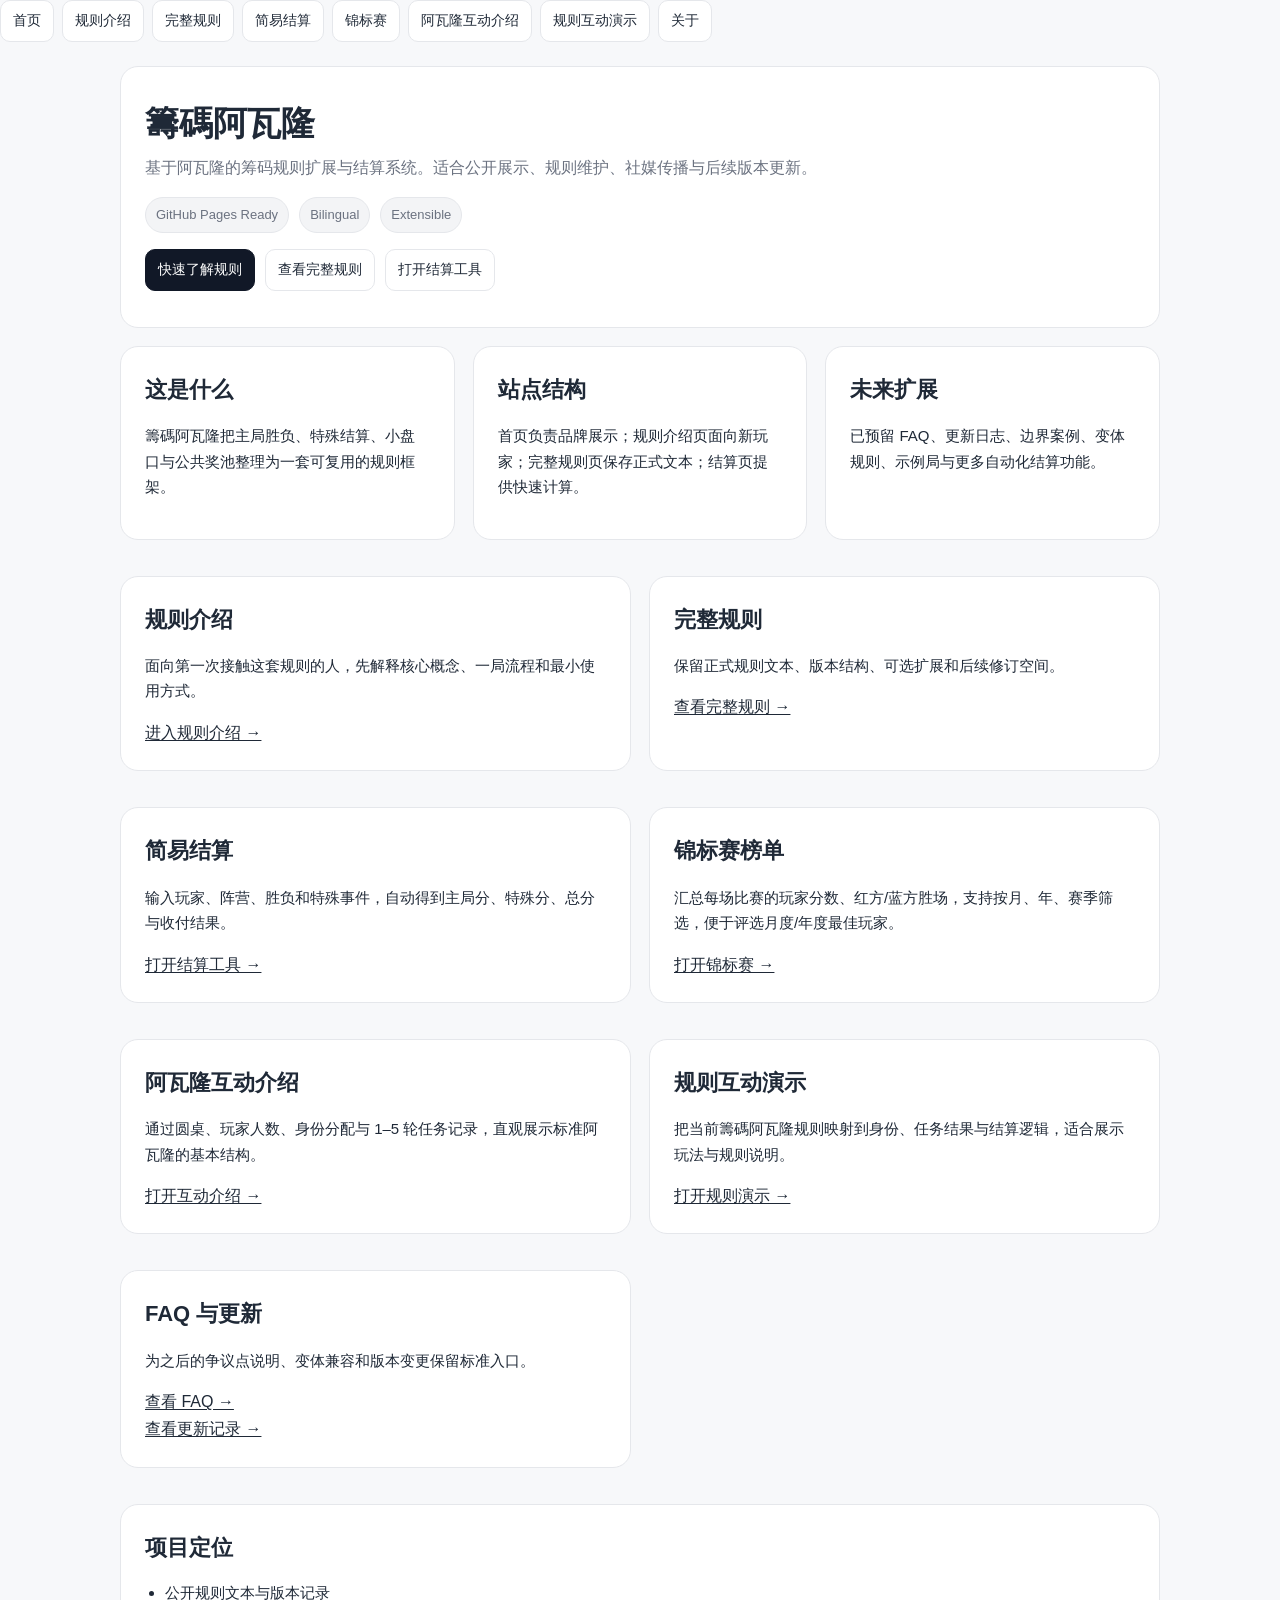
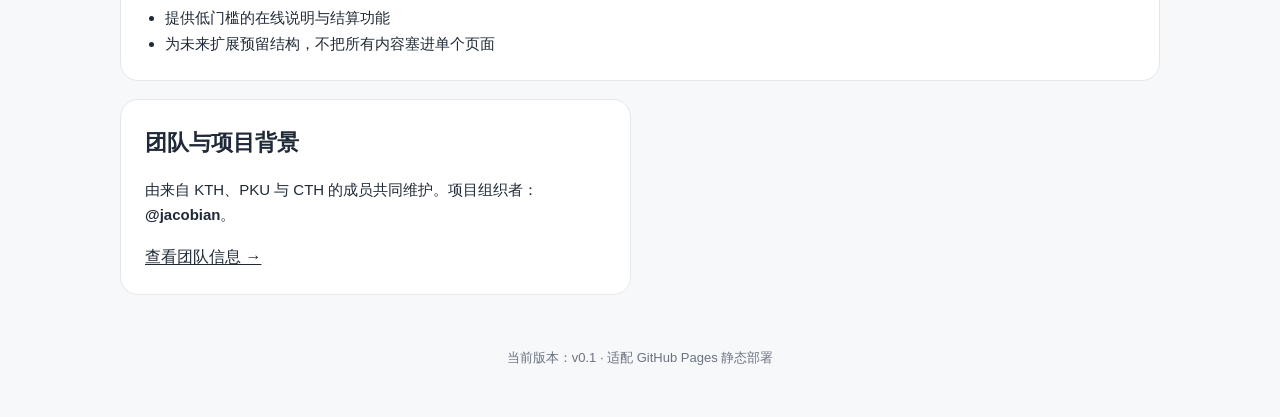
<file: index.html>
<!DOCTYPE html>
<html lang="zh-CN">
<head>
  <link rel="icon" type="image/svg+xml" href="./assets/avalon.svg" />
<link rel="shortcut icon" href="./assets/avalon.svg" />
<link rel="apple-touch-icon" href="./assets/avalon.svg" />
  <meta charset="UTF-8" />
  <meta name="viewport" content="width=device-width, initial-scale=1.0" />
  <title>籌碼阿瓦隆 | Chip Avalon</title>
  <meta name="description" content="籌碼阿瓦隆：基于阿瓦隆的筹码规则扩展与结算系统。包含快速上手、完整规则、简易结算工具与版本更新。" />
  <link rel="stylesheet" href="./assets/css/main.css" />
</head>
<body>
<nav class="toolbar">
  <a class="btn-link" href="./index.html">
    <span data-lang="zh" class="show">首页</span>
    <span data-lang="en">Home</span>
  </a>
  <a class="btn-link" href="./quickstart.html">
    <span data-lang="zh" class="show">规则介绍</span>
    <span data-lang="en">Quick Start</span>
  </a>
  <a class="btn-link" href="./rules.html">
    <span data-lang="zh" class="show">完整规则</span>
    <span data-lang="en">Rules</span>
  </a>
  <a class="btn-link" href="./calculator.html">
    <span data-lang="zh" class="show">简易结算</span>
    <span data-lang="en">Calculator</span>
  </a>
  <a class="btn-link" href="./tournament.html">
  <span data-lang="zh" class="show">锦标赛</span>
  <span data-lang="en">Tournament</span>
  </a>
  <a class="btn-link" href="./avalon-intro.html">
    <span data-lang="zh" class="show">阿瓦隆互动介绍</span>
    <span data-lang="en">Avalon Intro</span>
  </a>
  <a class="btn-link" href="./chip-rule-intro.html">
    <span data-lang="zh" class="show">规则互动演示</span>
    <span data-lang="en">Rule Demo</span>
  </a>
  <a class="btn-link" href="./about.html">
    <span data-lang="zh" class="show">关于</span>
    <span data-lang="en">About</span>
  </a>
</nav>

  <main class="layout single">
    <section class="content">
      <section class="hero hero-home">
        <div data-lang="zh" class="show">
          <h1>籌碼阿瓦隆</h1>
          <p>基于阿瓦隆的筹码规则扩展与结算系统。适合公开展示、规则维护、社媒传播与后续版本更新。</p>
          <div class="meta">
            <span class="tag">GitHub Pages Ready</span>
            <span class="tag">Bilingual</span>
            <span class="tag">Extensible</span>
          </div>
          <div class="cta-row">
            <a class="btn-primary" href="./quickstart.html">快速了解规则</a>
            <a class="btn-link" href="./rules.html">查看完整规则</a>
            <a class="btn-link" href="./calculator.html">打开结算工具</a>
          </div>
        </div>
        <div data-lang="en">
          <h1>Chip Avalon</h1>
          <p>A chip-based rule extension and settlement system for Avalon. Built for public publishing, revision tracking, social media distribution, and future expansion.</p>
          <div class="meta">
            <span class="tag">GitHub Pages Ready</span>
            <span class="tag">Bilingual</span>
            <span class="tag">Extensible</span>
          </div>
          <div class="cta-row">
            <a class="btn-primary" href="./quickstart.html">Quick Start</a>
            <a class="btn-link" href="./rules.html">Full Rules</a>
            <a class="btn-link" href="./calculator.html">Calculator</a>
          </div>
        </div>
      </section>

      <section class="grid-3">
        <article class="card">
          <div data-lang="zh" class="show">
            <h2>这是什么</h2>
            <p>籌碼阿瓦隆把主局胜负、特殊结算、小盘口与公共奖池整理为一套可复用的规则框架。</p>
          </div>
          <div data-lang="en">
            <h2>What it is</h2>
            <p>Chip Avalon organizes win/loss settlement, special events, side markets, and prize-pool logic into a reusable framework.</p>
          </div>
        </article>
        <article class="card">
          <div data-lang="zh" class="show">
            <h2>站点结构</h2>
            <p>首页负责品牌展示；规则介绍页面向新玩家；完整规则页保存正式文本；结算页提供快速计算。</p>
          </div>
          <div data-lang="en">
            <h2>Site structure</h2>
            <p>The home page handles branding, Quick Start targets new players, Rules stores the formal text, and Calculator handles settlement.</p>
          </div>
        </article>
        <article class="card">
          <div data-lang="zh" class="show">
            <h2>未来扩展</h2>
            <p>已预留 FAQ、更新日志、边界案例、变体规则、示例局与更多自动化结算功能。</p>
          </div>
          <div data-lang="en">
            <h2>Future expansion</h2>
            <p>FAQ, changelog, edge cases, rule variants, sample games, and richer automated settlement features can be added later.</p>
          </div>
        </article>
      </section>

      <section class="grid-2">
        <article class="card feature-card">
          <div data-lang="zh" class="show">
            <h2>规则介绍</h2>
            <p>面向第一次接触这套规则的人，先解释核心概念、一局流程和最小使用方式。</p>
            <a class="text-link" href="./quickstart.html">进入规则介绍 →</a>
          </div>
          <div data-lang="en">
            <h2>Quick Start</h2>
            <p>For first-time readers: core concepts, match flow, and the minimum structure needed to start using the rules.</p>
            <a class="text-link" href="./quickstart.html">Open Quick Start →</a>
          </div>
        </article>
        <article class="card feature-card">
          <div data-lang="zh" class="show">
            <h2>完整规则</h2>
            <p>保留正式规则文本、版本结构、可选扩展和后续修订空间。</p>
            <a class="text-link" href="./rules.html">查看完整规则 →</a>
          </div>
          <div data-lang="en">
            <h2>Full Rules</h2>
            <p>The formal rule text, structured sections, optional extensions, and room for future revisions.</p>
            <a class="text-link" href="./rules.html">Open Full Rules →</a>
          </div>
        </article>
        <article class="card feature-card">
          <div data-lang="zh" class="show">
            <h2>简易结算</h2>
            <p>输入玩家、阵营、胜负和特殊事件，自动得到主局分、特殊分、总分与收付结果。</p>
            <a class="text-link" href="./calculator.html">打开结算工具 →</a>
          </div>
          <div data-lang="en">
            <h2>Calculator</h2>
            <p>Enter players, camps, outcomes, and special events to calculate base score, special score, totals, and payment results.</p>
            <a class="text-link" href="./calculator.html">Open Calculator →</a>
          </div>
        </article>
        <article class="card feature-card">
  <div data-lang="zh" class="show">
    <h2>锦标赛榜单</h2>
    <p>汇总每场比赛的玩家分数、红方/蓝方胜场，支持按月、年、赛季筛选，便于评选月度/年度最佳玩家。</p>
    <a class="text-link" href="./tournament.html">打开锦标赛 →</a>
  </div>
  <div data-lang="en">
    <h2>Tournament Leaderboard</h2>
    <p>Aggregates per-player score and red/blue wins. Filter by month, year, or season to pick monthly / yearly MVPs.</p>
    <a class="text-link" href="./tournament.html">Open Tournament →</a>
  </div>
</article>
        <article class="card feature-card">
  <div data-lang="zh" class="show">
    <h2>阿瓦隆互动介绍</h2>
    <p>通过圆桌、玩家人数、身份分配与 1–5 轮任务记录，直观展示标准阿瓦隆的基本结构。</p>
    <a class="text-link" href="./avalon-intro.html">打开互动介绍 →</a>
  </div>
  <div data-lang="en">
    <h2>Avalon Interactive Intro</h2>
    <p>Use a round-table view, adjustable player count, role assignment, and mission records to explain the standard Avalon structure visually.</p>
    <a class="text-link" href="./avalon-intro.html">Open interactive intro →</a>
  </div>
</article>

<article class="card feature-card">
  <div data-lang="zh" class="show">
    <h2>规则互动演示</h2>
    <p>把当前籌碼阿瓦隆规则映射到身份、任务结果与结算逻辑，适合展示玩法与规则说明。</p>
    <a class="text-link" href="./chip-rule-intro.html">打开规则演示 →</a>
  </div>
  <div data-lang="en">
    <h2>Rule Interactive Demo</h2>
    <p>Map the current Chip Avalon rules to roles, mission outcomes, and settlement logic for clearer rule explanation and presentation.</p>
    <a class="text-link" href="./chip-rule-intro.html">Open rule demo →</a>
  </div>
</article>
        <article class="card feature-card">
          <div data-lang="zh" class="show">
            <h2>FAQ 与更新</h2>
            <p>为之后的争议点说明、变体兼容和版本变更保留标准入口。</p>
            <a class="text-link" href="./faq.html">查看 FAQ →</a><br />
            <a class="text-link" href="./changelog.html">查看更新记录 →</a>
          </div>
          <div data-lang="en">
            <h2>FAQ & Updates</h2>
            <p>Reserved entry points for dispute handling, variants, compatibility notes, and version changes.</p>
            <a class="text-link" href="./faq.html">Open FAQ →</a><br />
            <a class="text-link" href="./changelog.html">Open Changelog →</a>
          </div>
        </article>
      </section>

      <section class="card">
        <div data-lang="zh" class="show">
          <h2>项目定位</h2>
          <ul>
            <li>公开规则文本与版本记录</li>
            <li>提供低门槛的在线说明与结算功能</li>
            <li>为未来扩展预留结构，不把所有内容塞进单个页面</li>
          </ul>
        </div>
        <div data-lang="en">
          <h2>Project goals</h2>
          <ul>
            <li>Publish the rule text and version history</li>
            <li>Provide low-friction online explanation and settlement tools</li>
            <li>Leave room for future growth instead of forcing everything into one page</li>
          </ul>
        </div>
      </section>

      
<section class="grid-2">
  <article class="card feature-card">
    <div data-lang="zh" class="show">
      <h2>团队与项目背景</h2>
      <p>由来自 KTH、PKU 与 CTH 的成员共同维护。项目组织者：<strong>@jacobian</strong>。</p>
      <a class="text-link" href="./about.html">查看团队信息 →</a>
    </div>
    <div data-lang="en">
      <h2>Team & Background</h2>
      <p>Maintained by contributors from KTH, PKU, and CTH. Project organizer: <strong>@jacobian</strong>.</p>
      <a class="text-link" href="./about.html">Open team page →</a>
    </div>
  </article>
</section>


      <section class="footer">
        <div data-lang="zh" class="show">当前版本：v0.1 · 适配 GitHub Pages 静态部署</div>
        <div data-lang="en">Current version: v0.1 · Designed for GitHub Pages static deployment</div>
      </section>
    </section>
  </main>

  <script src="./assets/js/lang.js"></script>
</body>
</html>
</file>
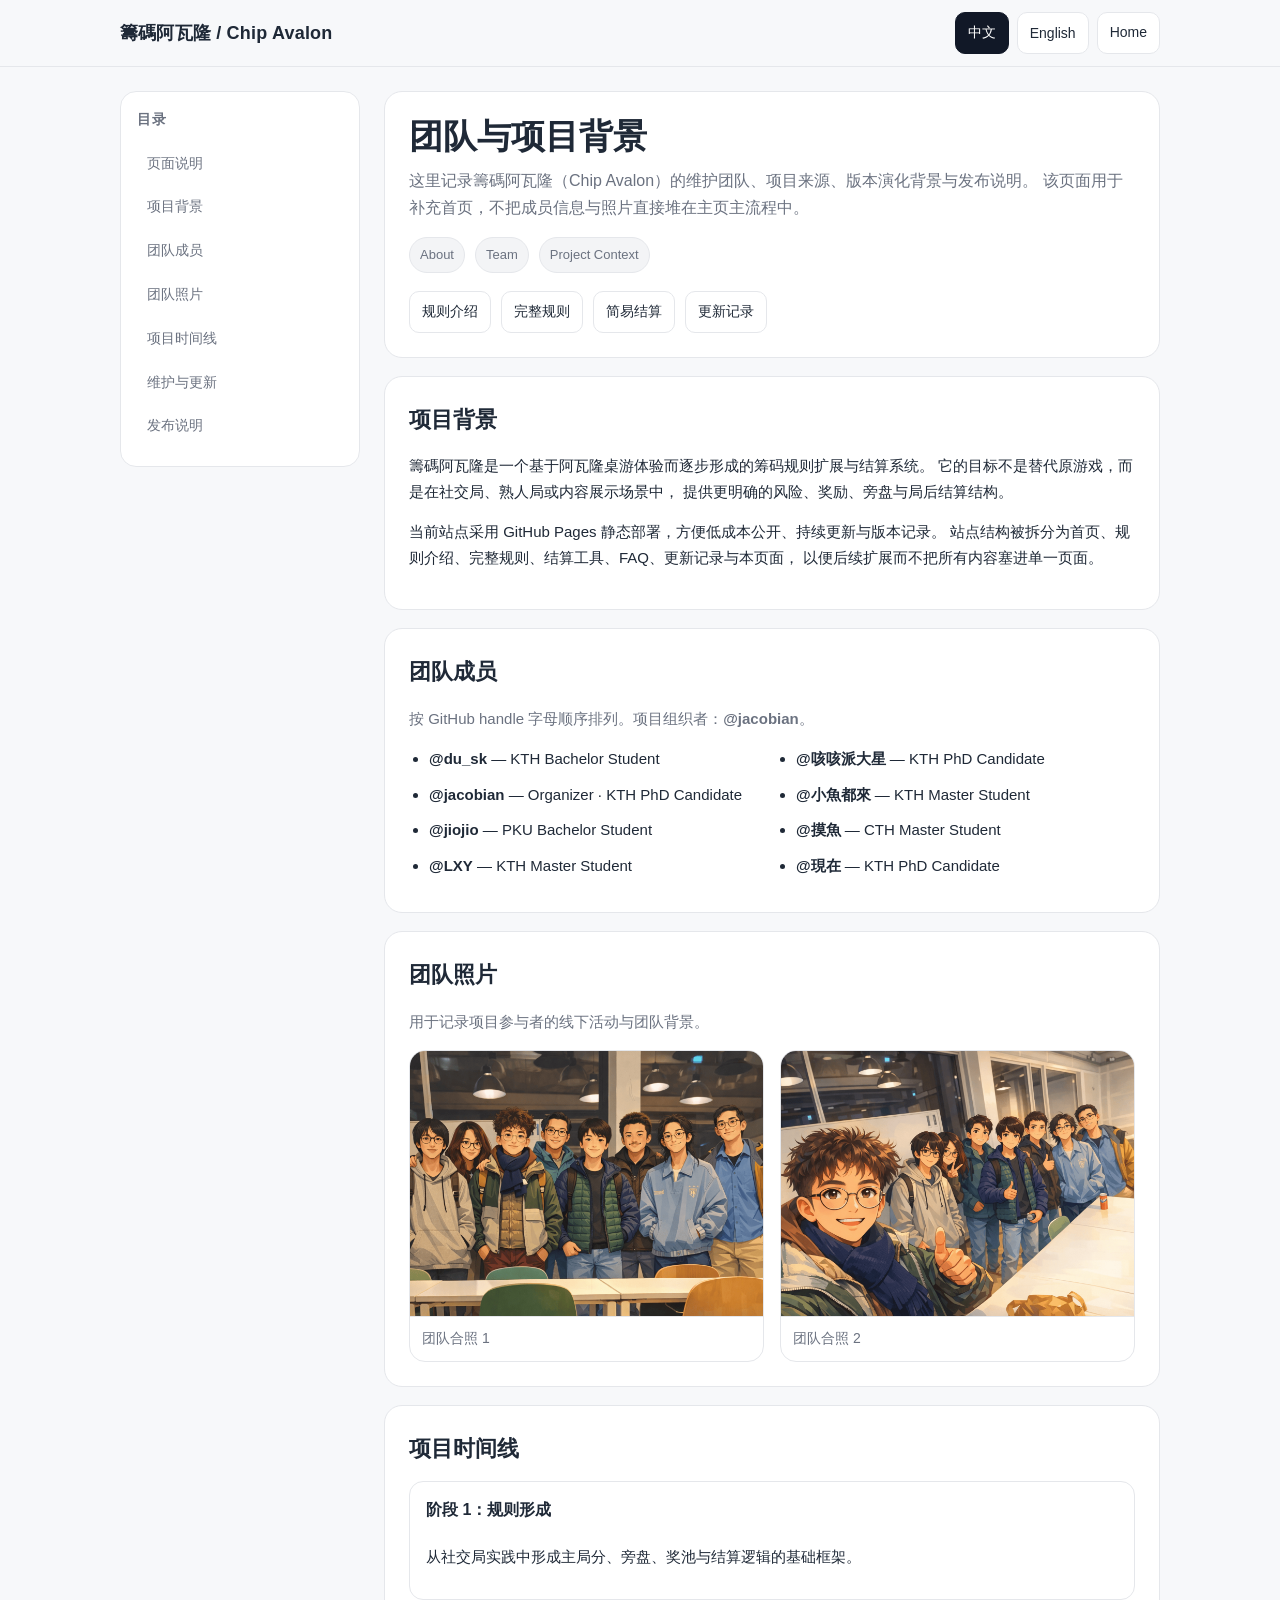
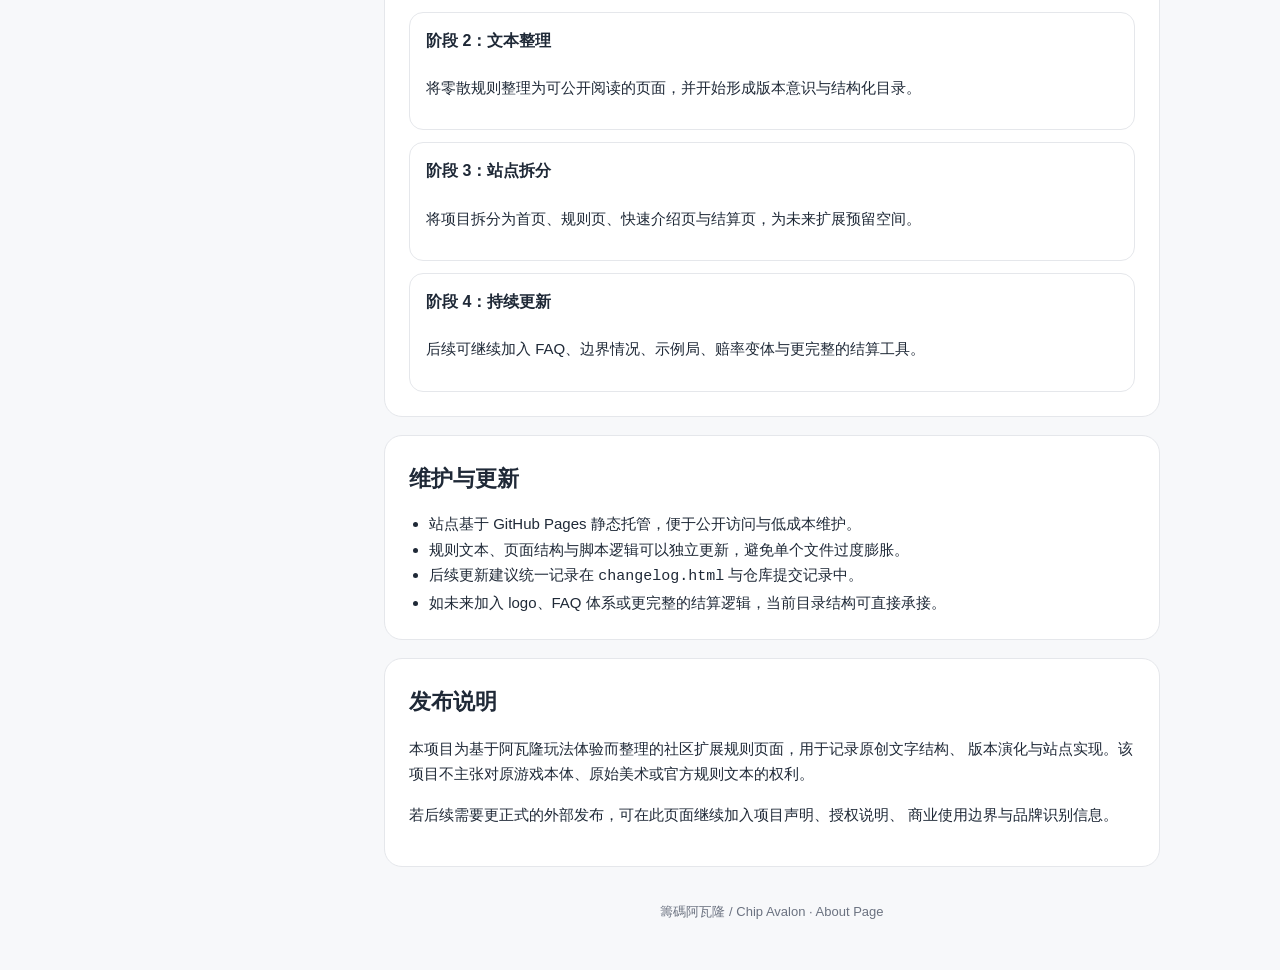
<file: about.html>
<!DOCTYPE html>
<html lang="zh-CN">
<head>
  <meta charset="UTF-8" />
  <meta name="viewport" content="width=device-width, initial-scale=1.0" />
  <title>团队与项目背景 | 籌碼阿瓦隆</title>
  <meta
    name="description"
    content="籌碼阿瓦隆（Chip Avalon）的团队信息、项目背景、发布说明与维护方式。"
  />
  <link rel="stylesheet" href="./assets/css/main.css" />
  <style>
    .member-list {
      columns: 2;
      column-gap: 28px;
      margin: 12px 0 0;
      padding-left: 20px;
    }

    .member-list li {
      break-inside: avoid;
      margin-bottom: 10px;
    }

    .team-grid {
      display: grid;
      grid-template-columns: repeat(2, minmax(0, 1fr));
      gap: 16px;
      margin-top: 16px;
    }

    .team-figure {
      margin: 0;
      border: 1px solid var(--line);
      border-radius: 16px;
      overflow: hidden;
      background: var(--panel);
    }

    .team-figure img {
      display: block;
      width: 100%;
      height: auto;
      aspect-ratio: 4 / 3;
      object-fit: cover;
      background: var(--accent-soft);
    }

    .team-figure figcaption {
      padding: 10px 12px;
      font-size: 14px;
      color: var(--muted);
      border-top: 1px solid var(--line);
    }

    .timeline {
      display: grid;
      gap: 12px;
      margin-top: 12px;
    }

    .timeline-item {
      border: 1px solid var(--line);
      border-radius: 14px;
      background: var(--panel);
      padding: 14px 16px;
    }

    .timeline-item strong {
      display: inline-block;
      margin-bottom: 6px;
    }

    .mini-nav {
      display: flex;
      flex-wrap: wrap;
      gap: 10px;
      margin-top: 18px;
    }

    @media (max-width: 860px) {
      .member-list {
        columns: 1;
      }

      .team-grid {
        grid-template-columns: 1fr;
      }
    }
  </style>
</head>
<body>
  <header class="topbar">
    <div class="topbar-inner">
      <div class="brand">籌碼阿瓦隆 / Chip Avalon</div>
      <div class="toolbar">
        <button id="btn-zh" class="active" type="button">中文</button>
        <button id="btn-en" type="button">English</button>
        <a class="btn-link" href="./index.html">Home</a>
      </div>
    </div>
  </header>

  <main class="layout">
    <aside class="sidebar">
      <div data-lang="zh" class="show">
        <h2>目录</h2>
        <nav>
          <a href="#intro">页面说明</a>
          <a href="#project">项目背景</a>
          <a href="#team">团队成员</a>
          <a href="#photos">团队照片</a>
          <a href="#timeline">项目时间线</a>
          <a href="#maintenance">维护与更新</a>
          <a href="#statement">发布说明</a>
        </nav>
      </div>

      <div data-lang="en">
        <h2>Contents</h2>
        <nav>
          <a href="#intro">Overview</a>
          <a href="#project">Project Background</a>
          <a href="#team">Team</a>
          <a href="#photos">Photos</a>
          <a href="#timeline">Timeline</a>
          <a href="#maintenance">Maintenance</a>
          <a href="#statement">Statement</a>
        </nav>
      </div>
    </aside>

    <section class="content">
      <section class="hero" id="intro">
        <div data-lang="zh" class="show">
          <h1>团队与项目背景</h1>
          <p>
            这里记录籌碼阿瓦隆（Chip Avalon）的维护团队、项目来源、版本演化背景与发布说明。
            该页面用于补充首页，不把成员信息与照片直接堆在主页主流程中。
          </p>
          <div class="meta">
            <span class="tag">About</span>
            <span class="tag">Team</span>
            <span class="tag">Project Context</span>
          </div>
          <div class="mini-nav">
            <a class="btn-link" href="./quickstart.html">规则介绍</a>
            <a class="btn-link" href="./rules.html">完整规则</a>
            <a class="btn-link" href="./calculator.html">简易结算</a>
            <a class="btn-link" href="./changelog.html">更新记录</a>
          </div>
        </div>

        <div data-lang="en">
          <h1>Team & Project Background</h1>
          <p>
            This page records the maintainers, origin, development context, and publishing statement
            of Chip Avalon. It supplements the homepage without overloading the main landing flow.
          </p>
          <div class="meta">
            <span class="tag">About</span>
            <span class="tag">Team</span>
            <span class="tag">Project Context</span>
          </div>
          <div class="mini-nav">
            <a class="btn-link" href="./quickstart.html">Quick Start</a>
            <a class="btn-link" href="./rules.html">Full Rules</a>
            <a class="btn-link" href="./calculator.html">Calculator</a>
            <a class="btn-link" href="./changelog.html">Changelog</a>
          </div>
        </div>
      </section>

      <section class="card" id="project">
        <div data-lang="zh" class="show">
          <h2>项目背景</h2>
          <p>
            籌碼阿瓦隆是一个基于阿瓦隆桌游体验而逐步形成的筹码规则扩展与结算系统。
            它的目标不是替代原游戏，而是在社交局、熟人局或内容展示场景中，
            提供更明确的风险、奖励、旁盘与局后结算结构。
          </p>
          <p>
            当前站点采用 GitHub Pages 静态部署，方便低成本公开、持续更新与版本记录。
            站点结构被拆分为首页、规则介绍、完整规则、结算工具、FAQ、更新记录与本页面，
            以便后续扩展而不把所有内容塞进单一页面。
          </p>
        </div>

        <div data-lang="en">
          <h2>Project Background</h2>
          <p>
            Chip Avalon is a chip-based rule extension and settlement system developed around the
            social and replayable experience of Avalon-style gameplay.
            Its purpose is not to replace the original game, but to provide clearer incentives,
            side markets, and post-game settlement structures for friendly games and online presentation.
          </p>
          <p>
            The current site is deployed with GitHub Pages for low-cost public publishing,
            continuous revision, and visible version history.
            The content is split across multiple pages so the project can grow without forcing
            everything into a single long page.
          </p>
        </div>
      </section>

      <section class="card" id="team">
        <div data-lang="zh" class="show">
          <h2>团队成员</h2>
          <p class="note">
            按 GitHub handle 字母顺序排列。项目组织者：<strong>@jacobian</strong>。
          </p>

          <ul class="member-list">
            <li><strong>@du_sk</strong> — KTH Bachelor Student</li>
            <li><strong>@jacobian</strong> — Organizer · KTH PhD Candidate</li>
            <li><strong>@jiojio</strong> — PKU Bachelor Student</li>
            <li><strong>@LXY</strong> — KTH Master Student</li>
            <li><strong>@咳咳派大星</strong> — KTH PhD Candidate</li>
            <li><strong>@小魚都來</strong> — KTH Master Student</li>
            <li><strong>@摸魚</strong> — CTH Master Student</li>
            <li><strong>@現在</strong> — KTH PhD Candidate</li>
          </ul>
        </div>

        <div data-lang="en">
          <h2>Team</h2>
          <p class="note">
            Listed in alphabetical order by GitHub handle. Project organizer:
            <strong>@jacobian</strong>.
          </p>

          <ul class="member-list">
            <li><strong>@du_sk</strong> — KTH Bachelor Student</li>
            <li><strong>@jacobian</strong> — Organizer · KTH PhD Candidate</li>
            <li><strong>@jiojio</strong> — PKU Bachelor Student</li>
            <li><strong>@LXY</strong> — KTH Master Student</li>
            <li><strong>@咳咳派大星</strong> — KTH PhD Candidate</li>
            <li><strong>@小魚都來</strong> — KTH Master Student</li>
            <li><strong>@摸魚</strong> — CTH Master Student</li>
            <li><strong>@現在</strong> — KTH PhD Candidate</li>
          </ul>
        </div>
      </section>

      <section class="card" id="photos">
        <div data-lang="zh" class="show">
          <h2>团队照片</h2>
          <p class="note">用于记录项目参与者的线下活动与团队背景。</p>

          <div class="team-grid">
            <figure class="team-figure">
              <img src="./assets/group1.png" alt="团队合照 1" />
              <figcaption>团队合照 1</figcaption>
            </figure>

            <figure class="team-figure">
              <img src="./assets/group2.png" alt="团队合照 2" />
              <figcaption>团队合照 2</figcaption>
            </figure>
          </div>
        </div>

        <div data-lang="en">
          <h2>Team Photos</h2>
          <p class="note">A visual record of project participants and offline sessions.</p>

          <div class="team-grid">
            <figure class="team-figure">
              <img src="./assets/group1.png" alt="Team Photo 1" />
              <figcaption>Team Photo 1</figcaption>
            </figure>

            <figure class="team-figure">
              <img src="./assets/group2.png" alt="Team Photo 2" />
              <figcaption>Team Photo 2</figcaption>
            </figure>
          </div>
        </div>
      </section>

      <section class="card" id="timeline">
        <div data-lang="zh" class="show">
          <h2>项目时间线</h2>
          <div class="timeline">
            <div class="timeline-item">
              <strong>阶段 1：规则形成</strong>
              <p>从社交局实践中形成主局分、旁盘、奖池与结算逻辑的基础框架。</p>
            </div>
            <div class="timeline-item">
              <strong>阶段 2：文本整理</strong>
              <p>将零散规则整理为可公开阅读的页面，并开始形成版本意识与结构化目录。</p>
            </div>
            <div class="timeline-item">
              <strong>阶段 3：站点拆分</strong>
              <p>将项目拆分为首页、规则页、快速介绍页与结算页，为未来扩展预留空间。</p>
            </div>
            <div class="timeline-item">
              <strong>阶段 4：持续更新</strong>
              <p>后续可继续加入 FAQ、边界情况、示例局、赔率变体与更完整的结算工具。</p>
            </div>
          </div>
        </div>

        <div data-lang="en">
          <h2>Project Timeline</h2>
          <div class="timeline">
            <div class="timeline-item">
              <strong>Stage 1: Rule Formation</strong>
              <p>The core structure emerged from actual social sessions, including base scores, side markets, prize pools, and settlement logic.</p>
            </div>
            <div class="timeline-item">
              <strong>Stage 2: Rule Documentation</strong>
              <p>Scattered notes were organized into public-facing text with clearer structure and version awareness.</p>
            </div>
            <div class="timeline-item">
              <strong>Stage 3: Site Split</strong>
              <p>The project was split into homepage, quick start, rules, and calculator pages to support future growth.</p>
            </div>
            <div class="timeline-item">
              <strong>Stage 4: Ongoing Revision</strong>
              <p>Future additions may include FAQ entries, edge cases, sample games, odds variants, and a more complete calculator.</p>
            </div>
          </div>
        </div>
      </section>

      <section class="card" id="maintenance">
        <div data-lang="zh" class="show">
          <h2>维护与更新</h2>
          <ul>
            <li>站点基于 GitHub Pages 静态托管，便于公开访问与低成本维护。</li>
            <li>规则文本、页面结构与脚本逻辑可以独立更新，避免单个文件过度膨胀。</li>
            <li>后续更新建议统一记录在 <code>changelog.html</code> 与仓库提交记录中。</li>
            <li>如未来加入 logo、FAQ 体系或更完整的结算逻辑，当前目录结构可直接承接。</li>
          </ul>
        </div>

        <div data-lang="en">
          <h2>Maintenance & Updates</h2>
          <ul>
            <li>The site is hosted with GitHub Pages for low-cost public access and simple maintenance.</li>
            <li>Rule text, page structure, and script logic can evolve independently without overloading a single file.</li>
            <li>Future changes should be recorded in <code>changelog.html</code> and the repository history.</li>
            <li>If a logo system, FAQ structure, or more advanced calculator is added later, the current layout can absorb it cleanly.</li>
          </ul>
        </div>
      </section>

      <section class="card" id="statement">
        <div data-lang="zh" class="show">
          <h2>发布说明</h2>
          <p>
            本项目为基于阿瓦隆玩法体验而整理的社区扩展规则页面，用于记录原创文字结构、
            版本演化与站点实现。该项目不主张对原游戏本体、原始美术或官方规则文本的权利。
          </p>
          <p>
            若后续需要更正式的外部发布，可在此页面继续加入项目声明、授权说明、
            商业使用边界与品牌识别信息。
          </p>
        </div>

        <div data-lang="en">
          <h2>Publishing Statement</h2>
          <p>
            This project is a community-facing rule extension site derived from Avalon-style gameplay experience.
            It claims authorship only over the original written structure, revisions, and technical implementation of this site.
          </p>
          <p>
            If the project later moves toward more formal public release, this page can be extended with licensing notes,
            branding details, and commercial-use boundaries.
          </p>
        </div>
      </section>

      <section class="footer">
        <div data-lang="zh" class="show">
          籌碼阿瓦隆 / Chip Avalon · About Page
        </div>
        <div data-lang="en">
          Chip Avalon · About Page
        </div>
      </section>
    </section>
  </main>

  <script src="./assets/js/lang.js"></script>
</body>
</html>
</file>
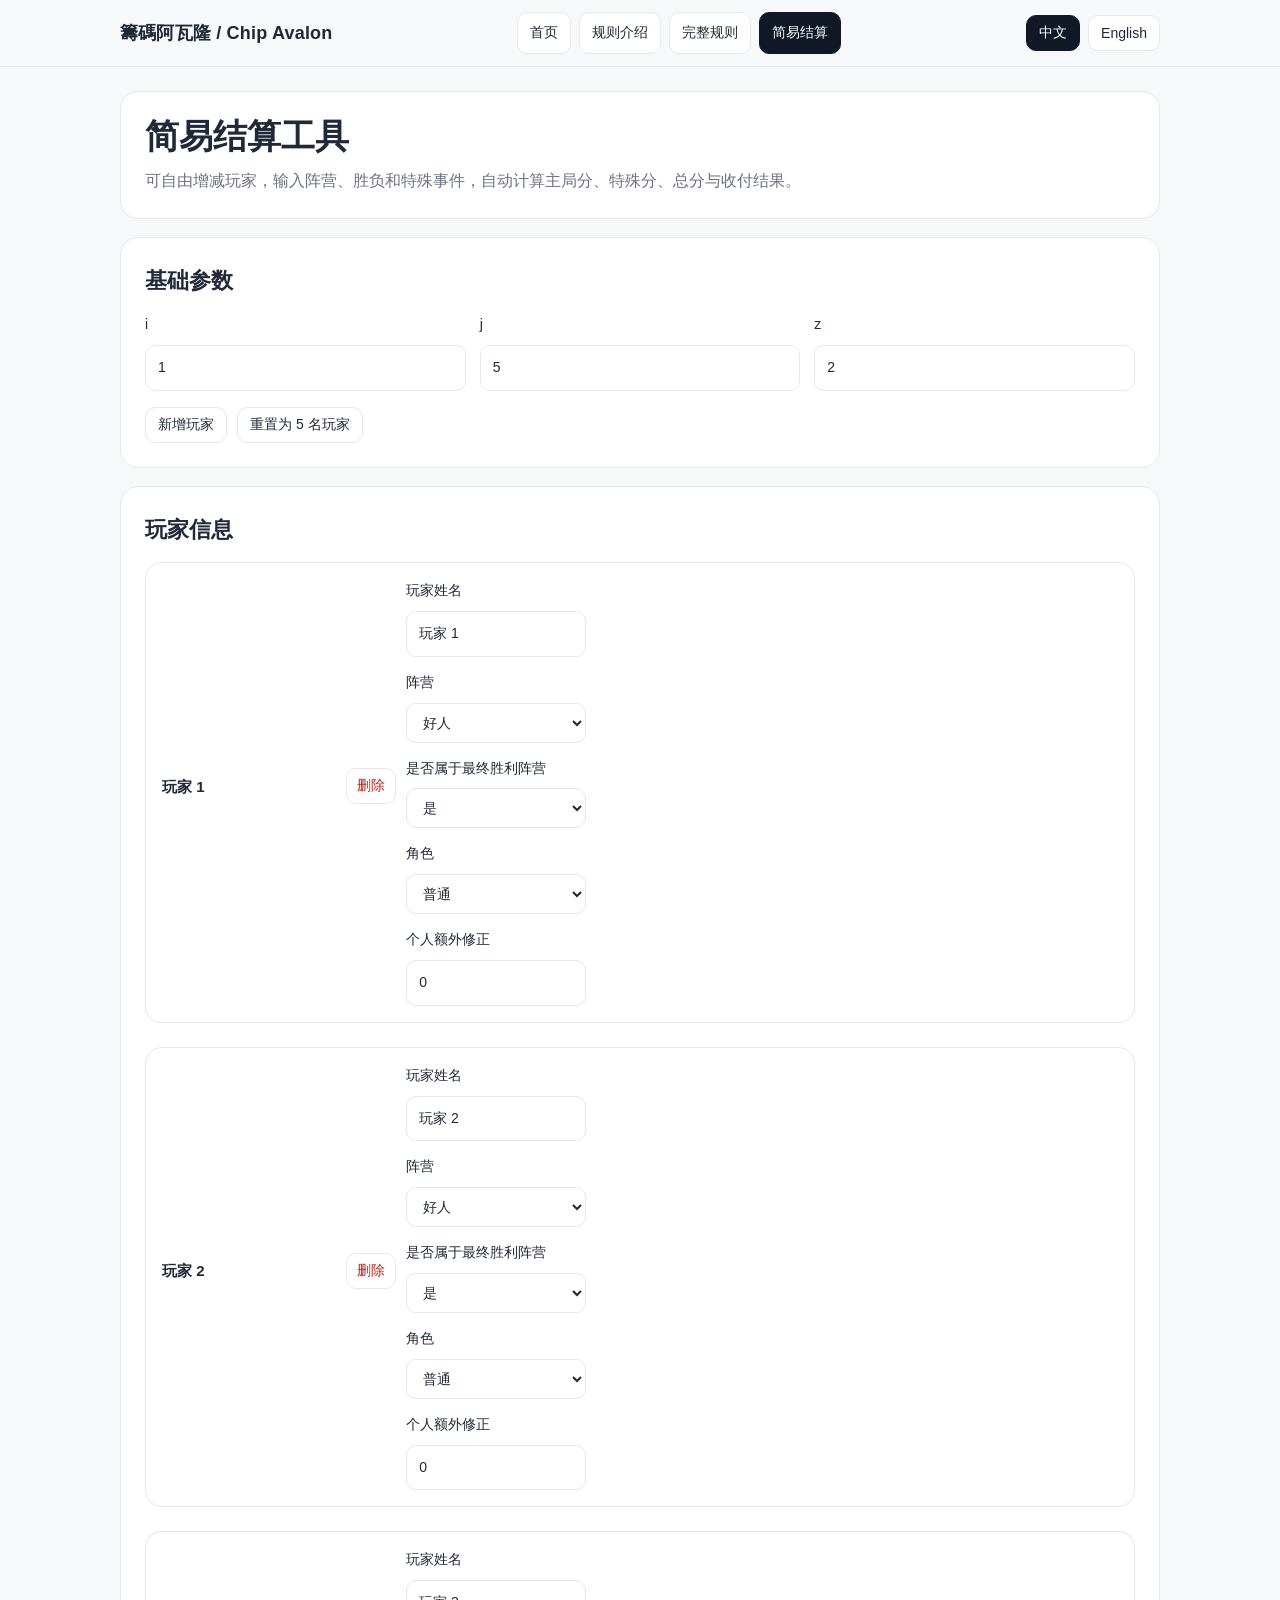
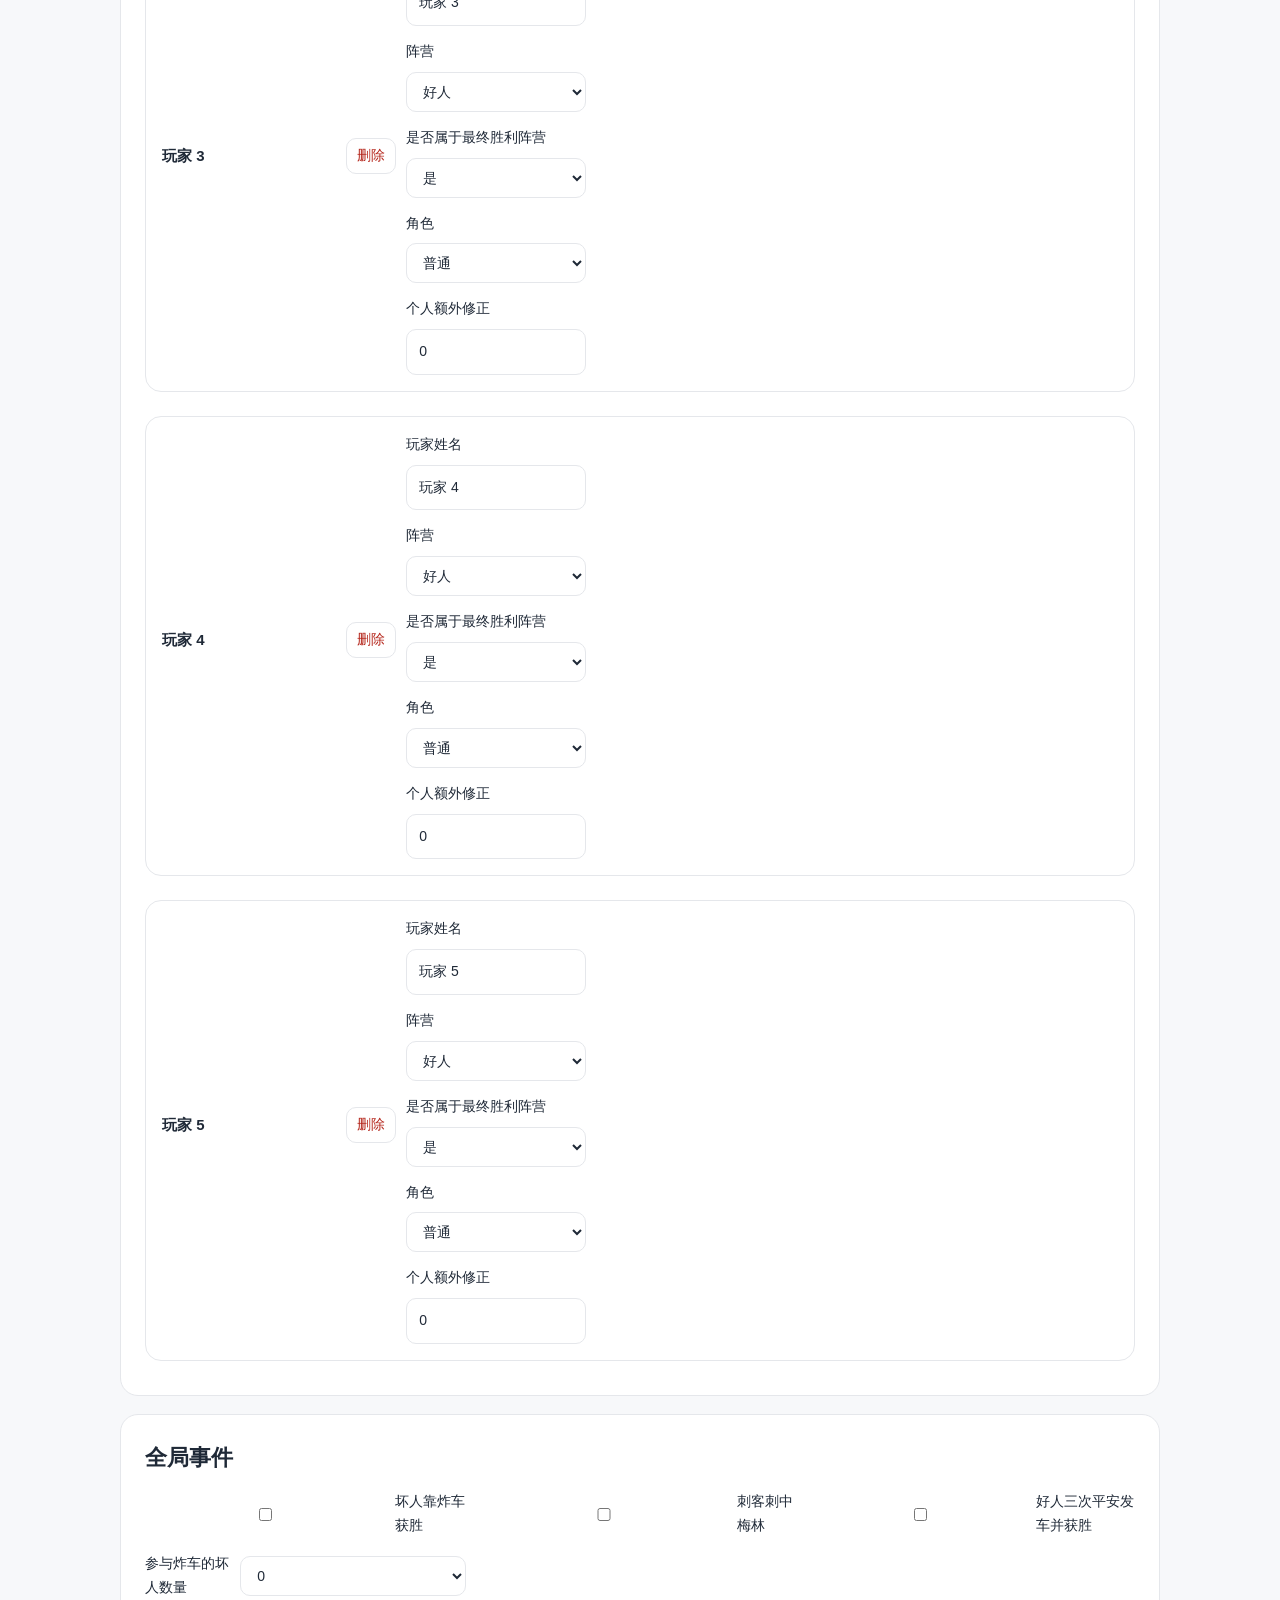
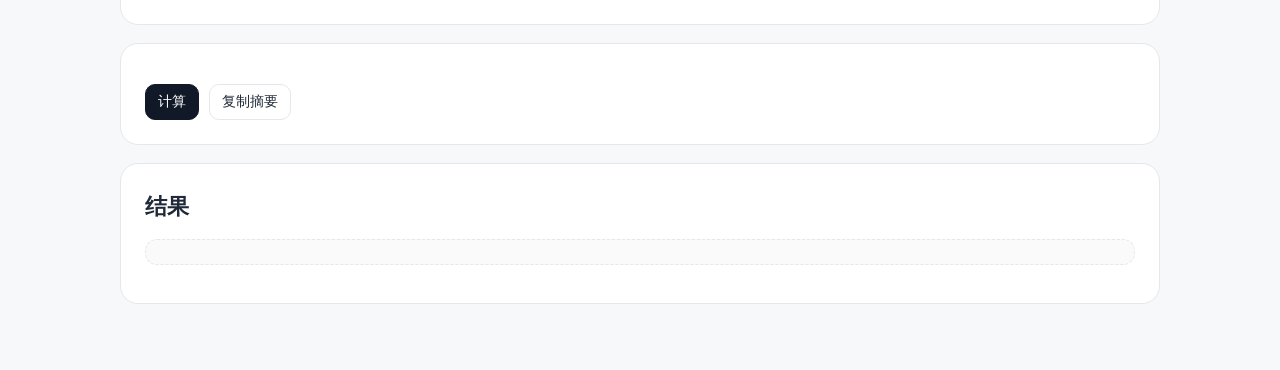
<file: calculator.html>
<!DOCTYPE html>
<html lang="zh-CN">
<head>
  <meta charset="UTF-8" />
  <meta name="viewport" content="width=device-width, initial-scale=1.0" />
  <title>简易结算 | 籌碼阿瓦隆</title>
  <link rel="stylesheet" href="./assets/css/main.css" />
  <style>
    .form-grid {
      display: grid;
      grid-template-columns: repeat(auto-fit, minmax(180px, 1fr));
      gap: 14px;
    }

    .form-grid label {
      display: flex;
      flex-direction: column;
      gap: 8px;
      font-size: 14px;
    }

    .form-grid input,
    .form-grid select {
      border: 1px solid var(--line);
      border-radius: 10px;
      padding: 10px 12px;
      background: var(--panel);
      color: var(--text);
      font: inherit;
    }

    .checkbox-grid {
      grid-template-columns: repeat(auto-fit, minmax(240px, 1fr));
    }

    .checkbox-grid label {
      flex-direction: row;
      align-items: center;
      gap: 10px;
    }

    .cta-row {
      display: flex;
      flex-wrap: wrap;
      gap: 10px;
      margin-top: 16px;
    }

    .btn-primary {
      background: var(--accent);
      color: #fff;
      border-color: var(--accent);
    }

    .players-stack {
      display: grid;
      gap: 14px;
    }

    .player-row {
      border: 1px solid var(--line);
      border-radius: 16px;
      background: var(--panel);
      padding: 16px;
    }

    .player-row-head {
      display: flex;
      align-items: center;
      justify-content: space-between;
      gap: 12px;
      margin-bottom: 12px;
    }

    .player-row-title {
      font-weight: 700;
      font-size: 15px;
    }

    .danger-btn {
      border: 1px solid var(--line);
      background: #fff;
      color: #b42318;
      padding: 8px 10px;
      border-radius: 10px;
      cursor: pointer;
    }

    .danger-btn:hover {
      background: #fff5f5;
    }

    .result-table-wrap {
      overflow-x: auto;
    }

    .result-table {
      width: 100%;
      border-collapse: collapse;
      font-size: 14px;
    }

    .result-table th,
    .result-table td {
      border-bottom: 1px solid var(--line);
      padding: 10px 12px;
      text-align: left;
      white-space: nowrap;
    }

    .result-table th {
      color: var(--muted);
      font-weight: 600;
      background: var(--accent-soft);
    }

    .result-positive {
      color: #067647;
      font-weight: 700;
    }

    .result-negative {
      color: #b42318;
      font-weight: 700;
    }

    .muted {
      color: var(--muted);
    }

    @media (max-width: 860px) {
      .player-row-head {
        align-items: flex-start;
        flex-direction: column;
      }
    }
  </style>
</head>
<body>
  <header class="topbar">
    <div class="topbar-inner">
      <div class="brand">籌碼阿瓦隆 / Chip Avalon</div>
      <nav class="toolbar">
        <a class="btn-link" href="./index.html">
          <span data-lang="zh" class="show">首页</span>
          <span data-lang="en">Home</span>
        </a>
        <a class="btn-link" href="./quickstart.html">
          <span data-lang="zh" class="show">规则介绍</span>
          <span data-lang="en">Quick Start</span>
        </a>
        <a class="btn-link" href="./rules.html">
          <span data-lang="zh" class="show">完整规则</span>
          <span data-lang="en">Rules</span>
        </a>
        <a class="btn-link active-nav" href="./calculator.html">
          <span data-lang="zh" class="show">简易结算</span>
          <span data-lang="en">Calculator</span>
        </a>
      </nav>
      <div class="toolbar">
        <button id="btn-zh" class="active" type="button">中文</button>
        <button id="btn-en" type="button">English</button>
      </div>
    </div>
  </header>

  <main class="layout single">
    <section class="content">
      <section class="hero">
        <div data-lang="zh" class="show">
          <h1>简易结算工具</h1>
          <p>可自由增减玩家，输入阵营、胜负和特殊事件，自动计算主局分、特殊分、总分与收付结果。</p>
        </div>
        <div data-lang="en">
          <h1>Settlement Calculator</h1>
          <p>Add or remove players freely, enter camps, outcomes, and special events, and calculate base score, bonus score, total score, and payments automatically.</p>
        </div>
      </section>

      <section class="card">
        <div data-lang="zh" class="show"><h2>基础参数</h2></div>
        <div data-lang="en"><h2>Base Parameters</h2></div>

        <div class="form-grid">
          <label>
            <span>i</span>
            <input type="number" id="base-i" value="1" step="1" />
          </label>
          <label>
            <span>j</span>
            <input type="number" id="base-j" value="5" step="1" />
          </label>
          <label>
            <span>z</span>
            <input type="number" id="base-z" value="2" step="1" />
          </label>
        </div>

        <div class="cta-row">
          <button id="add-player-btn" type="button">
            <span data-lang="zh" class="show">新增玩家</span>
            <span data-lang="en">Add Player</span>
          </button>
          <button id="reset-players-btn" type="button">
            <span data-lang="zh" class="show">重置为 5 名玩家</span>
            <span data-lang="en">Reset to 5 Players</span>
          </button>
        </div>
      </section>

      <section class="card">
        <div data-lang="zh" class="show"><h2>玩家信息</h2></div>
        <div data-lang="en"><h2>Player Data</h2></div>
        <div id="players-container" class="players-stack"></div>
      </section>

      <section class="card">
        <div data-lang="zh" class="show"><h2>全局事件</h2></div>
        <div data-lang="en"><h2>Global Events</h2></div>

        <div class="form-grid checkbox-grid">
          <label>
            <input type="checkbox" id="event-evil-sabotage-win" />
            <span data-lang="zh" class="show">坏人靠炸车获胜</span>
            <span data-lang="en">Evil wins by sabotage</span>
          </label>

          <label>
            <input type="checkbox" id="event-assassin-hit-merlin" />
            <span data-lang="zh" class="show">刺客刺中梅林</span>
            <span data-lang="en">Assassin hits Merlin</span>
          </label>

          <label>
            <input type="checkbox" id="event-good-clean-win" />
            <span data-lang="zh" class="show">好人三次平安发车并获胜</span>
            <span data-lang="en">Good wins with three clean missions</span>
          </label>

          <label>
            <span data-lang="zh" class="show">参与炸车的坏人数量</span>
            <span data-lang="en">Evil sabotage participants</span>
            <select id="evil-saboteur-count">
              <option value="0">0</option>
              <option value="2">2</option>
              <option value="3">3</option>
            </select>
          </label>
        </div>
      </section>

      <section class="card">
        <div class="cta-row">
          <button id="calculate-btn" class="btn-primary" type="button">
            <span data-lang="zh" class="show">计算</span>
            <span data-lang="en">Calculate</span>
          </button>
          <button id="copy-summary-btn" type="button">
            <span data-lang="zh" class="show">复制摘要</span>
            <span data-lang="en">Copy Summary</span>
          </button>
        </div>
      </section>

      <section class="card">
        <div data-lang="zh" class="show"><h2>结果</h2></div>
        <div data-lang="en"><h2>Results</h2></div>
        <div id="result-table"></div>
        <pre id="summary-output" class="formula"></pre>
      </section>
    </section>
  </main>

  <script src="./assets/js/lang.js"></script>
  <script src="./assets/js/calculator.js"></script>
</body>
</html>
</file>
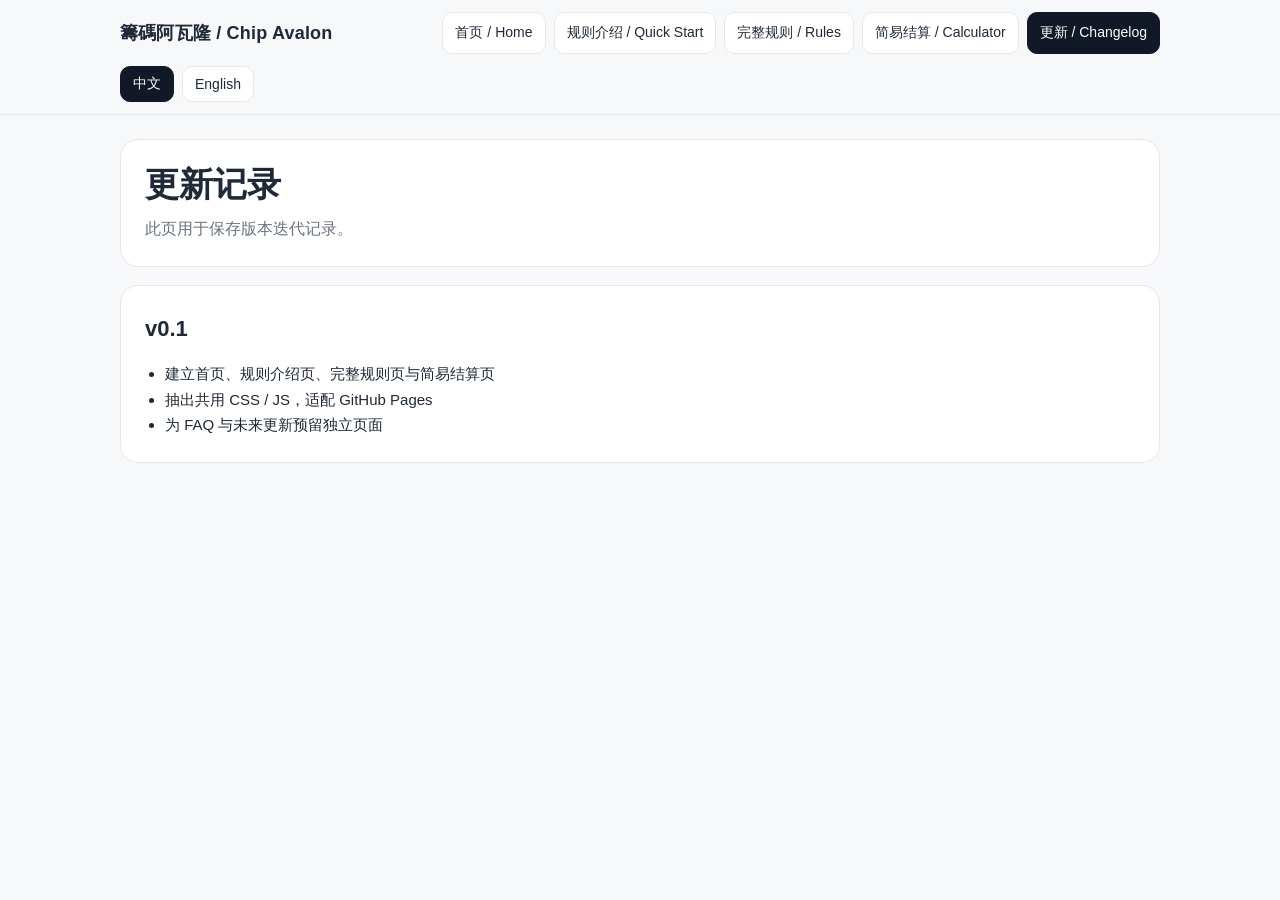
<file: changelog.html>
<!DOCTYPE html>
<html lang="zh-CN">
<head>
  <meta charset="UTF-8" />
  <meta name="viewport" content="width=device-width, initial-scale=1.0" />
  <title>更新记录 | 籌碼阿瓦隆</title>
  <link rel="stylesheet" href="./assets/css/main.css" />
</head>
<body>
  <header class="topbar">
    <div class="topbar-inner">
      <div class="brand">籌碼阿瓦隆 / Chip Avalon</div>
      <nav class="toolbar">
        <a class="btn-link" href="./index.html">首页 / Home</a>
        <a class="btn-link" href="./quickstart.html">规则介绍 / Quick Start</a>
        <a class="btn-link" href="./rules.html">完整规则 / Rules</a>
        <a class="btn-link" href="./calculator.html">简易结算 / Calculator</a>
        <a class="btn-link active-nav" href="./changelog.html">更新 / Changelog</a>
      </nav>
      <div class="toolbar">
        <button id="btn-zh" class="active" type="button">中文</button>
        <button id="btn-en" type="button">English</button>
      </div>
    </div>
  </header>
  <main class="layout single">
    <section class="content">
      <section class="hero">
        <div data-lang="zh" class="show"><h1>更新记录</h1><p>此页用于保存版本迭代记录。</p></div>
        <div data-lang="en"><h1>Changelog</h1><p>This page stores version iteration records.</p></div>
      </section>
      <section class="card timeline">
        <div data-lang="zh" class="show">
          <h2>v0.1</h2>
          <ul>
            <li>建立首页、规则介绍页、完整规则页与简易结算页</li>
            <li>抽出共用 CSS / JS，适配 GitHub Pages</li>
            <li>为 FAQ 与未来更新预留独立页面</li>
          </ul>
        </div>
        <div data-lang="en">
          <h2>v0.1</h2>
          <ul>
            <li>Created the home page, Quick Start page, Rules page, and Calculator page</li>
            <li>Extracted shared CSS / JS for GitHub Pages deployment</li>
            <li>Reserved standalone pages for FAQ and future updates</li>
          </ul>
        </div>
      </section>
    </section>
  </main>
  <script src="./assets/js/lang.js"></script>
</body>
</html>
</file>
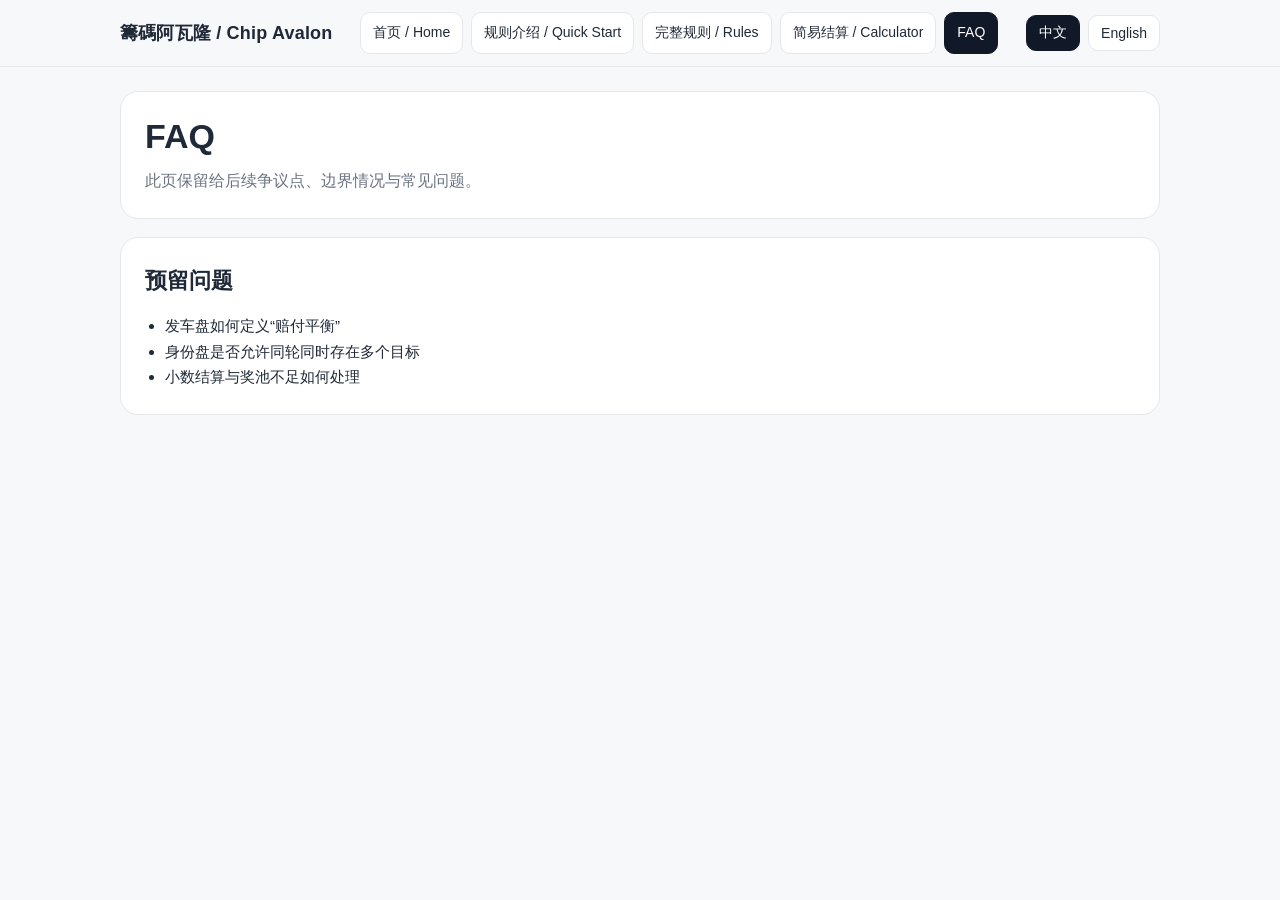
<file: faq.html>
<!DOCTYPE html>
<html lang="zh-CN">
<head>
  <meta charset="UTF-8" />
  <meta name="viewport" content="width=device-width, initial-scale=1.0" />
  <title>FAQ | 籌碼阿瓦隆</title>
  <link rel="stylesheet" href="./assets/css/main.css" />
</head>
<body>
  <header class="topbar">
    <div class="topbar-inner">
      <div class="brand">籌碼阿瓦隆 / Chip Avalon</div>
      <nav class="toolbar">
        <a class="btn-link" href="./index.html">首页 / Home</a>
        <a class="btn-link" href="./quickstart.html">规则介绍 / Quick Start</a>
        <a class="btn-link" href="./rules.html">完整规则 / Rules</a>
        <a class="btn-link" href="./calculator.html">简易结算 / Calculator</a>
        <a class="btn-link active-nav" href="./faq.html">FAQ</a>
      </nav>
      <div class="toolbar">
        <button id="btn-zh" class="active" type="button">中文</button>
        <button id="btn-en" type="button">English</button>
      </div>
    </div>
  </header>
  <main class="layout single">
    <section class="content">
      <section class="hero">
        <div data-lang="zh" class="show"><h1>FAQ</h1><p>此页保留给后续争议点、边界情况与常见问题。</p></div>
        <div data-lang="en"><h1>FAQ</h1><p>This page is reserved for later disputes, edge cases, and frequently asked questions.</p></div>
      </section>
      <section class="card">
        <div data-lang="zh" class="show">
          <h2>预留问题</h2>
          <ul>
            <li>发车盘如何定义“赔付平衡”</li>
            <li>身份盘是否允许同轮同时存在多个目标</li>
            <li>小数结算与奖池不足如何处理</li>
          </ul>
        </div>
        <div data-lang="en">
          <h2>Reserved questions</h2>
          <ul>
            <li>How “payout-balanced” is defined for mission bets</li>
            <li>Whether multiple identity targets can coexist in the same round</li>
            <li>How to handle decimal settlement and an insufficient prize pool</li>
          </ul>
        </div>
      </section>
    </section>
  </main>
  <script src="./assets/js/lang.js"></script>
</body>
</html>
</file>
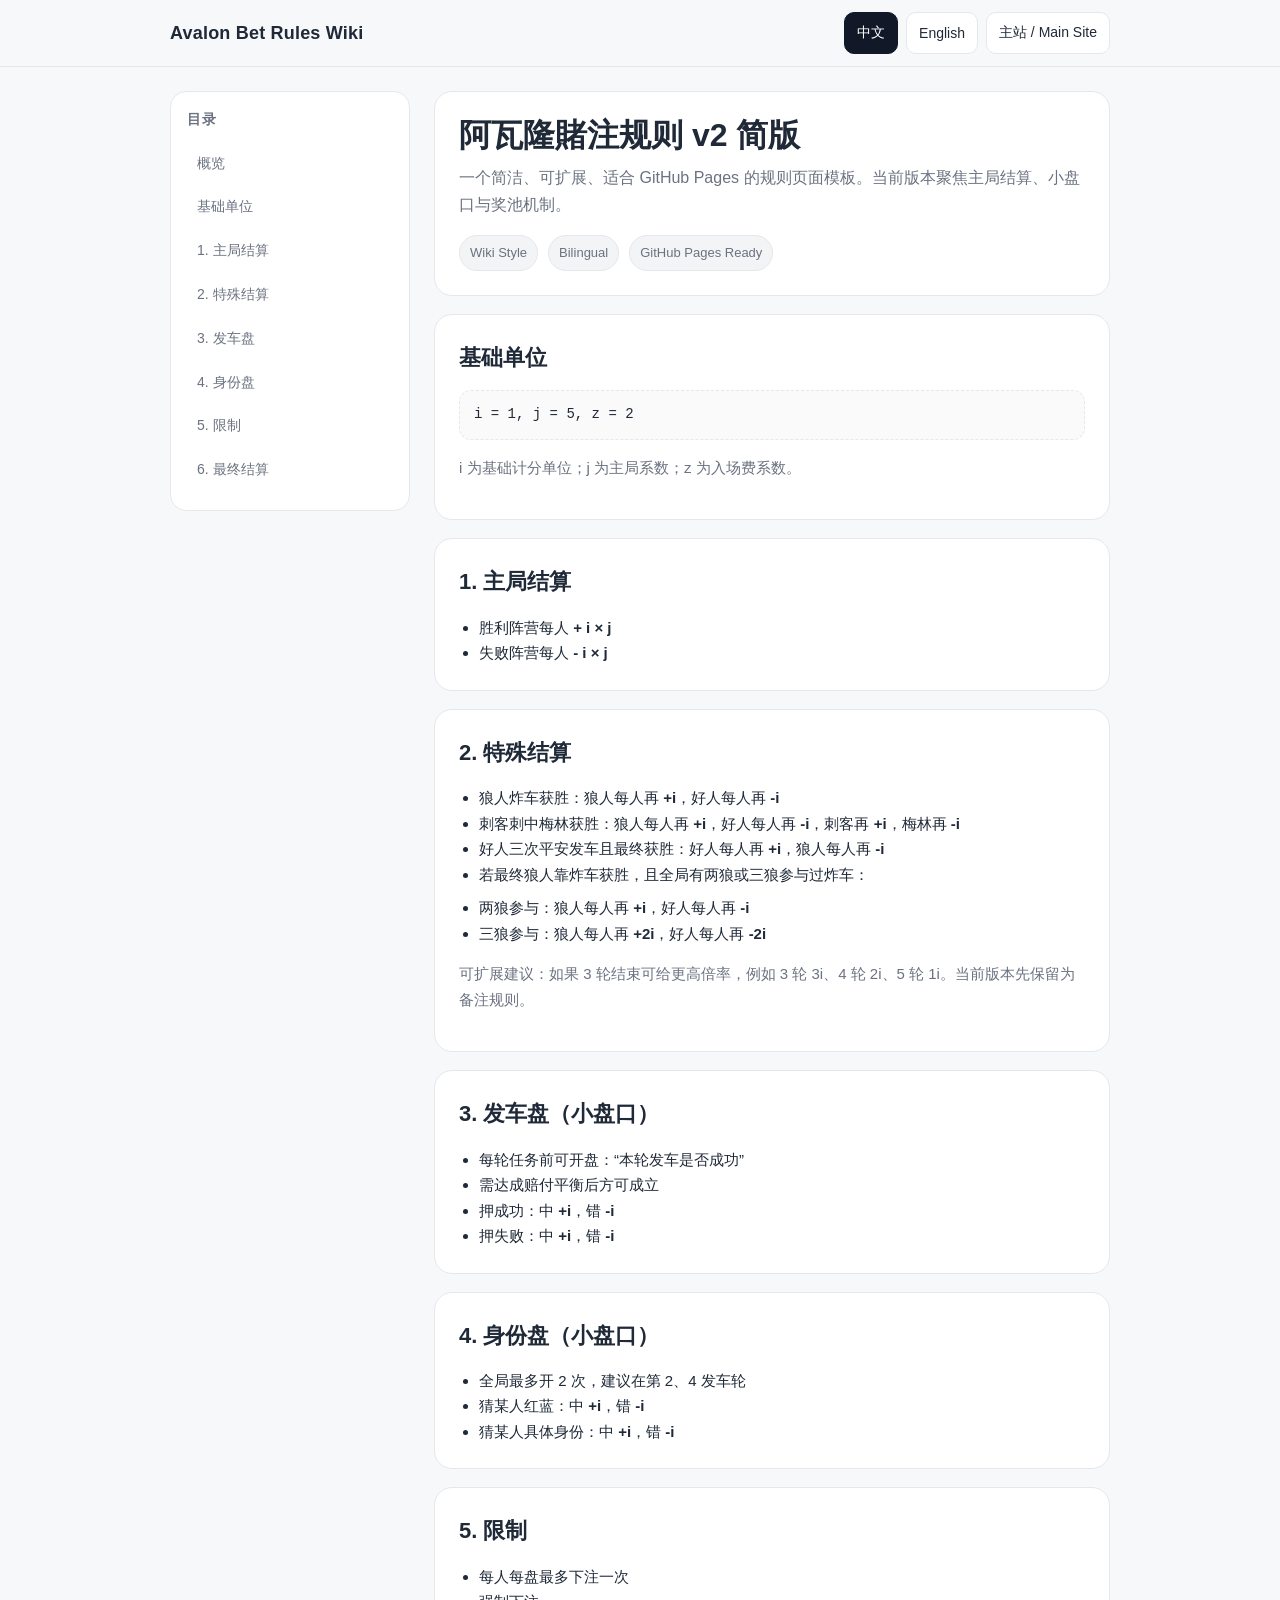
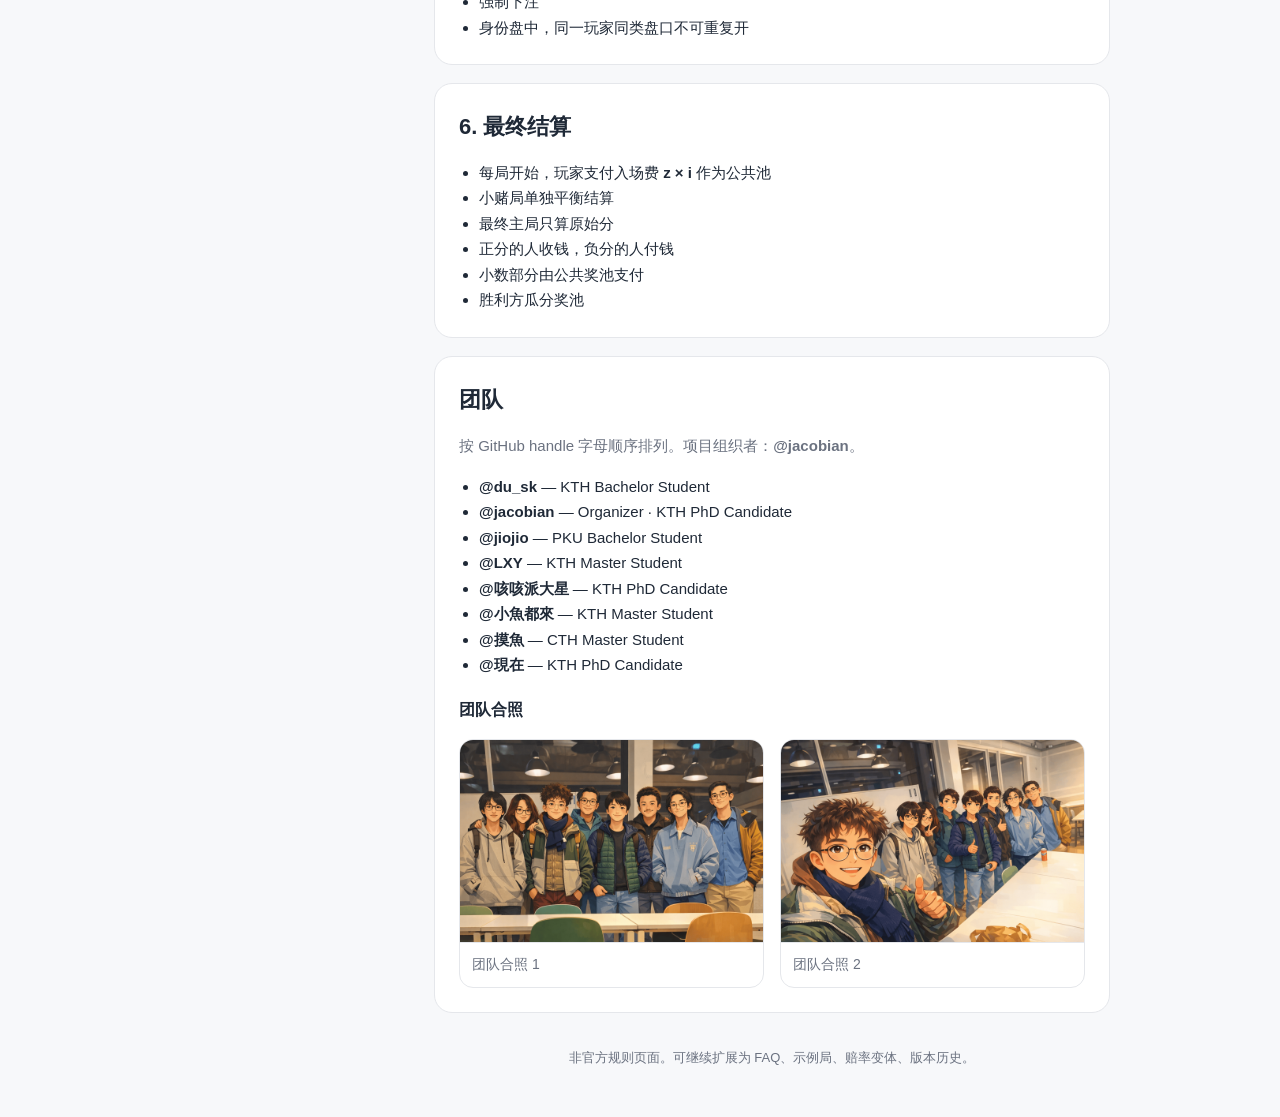
<file: index_old.html>
<!DOCTYPE html>
<html lang="zh-CN">
<head>
  <meta charset="UTF-8" />
  <meta name="viewport" content="width=device-width, initial-scale=1.0" />
  <title>Avalon Bet Rules Wiki</title>
  <style>
    :root {
      --bg: #f7f8fa;
      --panel: #ffffff;
      --text: #1f2937;
      --muted: #6b7280;
      --line: #e5e7eb;
      --accent: #111827;
      --accent-soft: #f3f4f6;
      --maxw: 980px;
    }

    * { box-sizing: border-box; }

    html {
      scroll-behavior: smooth;
    }

    body {
      margin: 0;
      font-family: -apple-system, BlinkMacSystemFont, "Segoe UI", "PingFang SC",
        "Hiragino Sans GB", "Microsoft YaHei", sans-serif;
      background: var(--bg);
      color: var(--text);
      line-height: 1.7;
    }

    a {
      color: inherit;
      text-decoration: none;
    }

    .topbar {
      position: sticky;
      top: 0;
      z-index: 20;
      backdrop-filter: blur(10px);
      background: rgba(247, 248, 250, 0.9);
      border-bottom: 1px solid var(--line);
    }

    .topbar-inner {
      max-width: var(--maxw);
      margin: 0 auto;
      padding: 12px 20px;
      display: flex;
      align-items: center;
      justify-content: space-between;
      gap: 12px;
      flex-wrap: wrap;
    }

    .brand {
      font-size: 18px;
      font-weight: 700;
      letter-spacing: 0.2px;
    }

    .toolbar {
      display: flex;
      gap: 8px;
      flex-wrap: wrap;
    }

    button, .btn-link {
      border: 1px solid var(--line);
      background: var(--panel);
      color: var(--text);
      padding: 8px 12px;
      border-radius: 10px;
      cursor: pointer;
      font-size: 14px;
      transition: 0.2s ease;
    }

    button:hover, .btn-link:hover {
      background: var(--accent-soft);
    }

    button.active {
      background: var(--accent);
      color: #fff;
      border-color: var(--accent);
    }

    .layout {
      max-width: var(--maxw);
      margin: 0 auto;
      padding: 24px 20px 48px;
      display: grid;
      grid-template-columns: 240px 1fr;
      gap: 24px;
    }

    .sidebar {
      align-self: start;
      position: sticky;
      top: 76px;
      background: var(--panel);
      border: 1px solid var(--line);
      border-radius: 16px;
      padding: 16px;
    }

    .sidebar h2 {
      margin: 0 0 12px;
      font-size: 14px;
      color: var(--muted);
      text-transform: uppercase;
      letter-spacing: 0.08em;
    }

    .sidebar nav a {
      display: block;
      padding: 8px 10px;
      border-radius: 10px;
      color: var(--muted);
      font-size: 14px;
      margin-bottom: 4px;
    }

    .sidebar nav a:hover {
      background: var(--accent-soft);
      color: var(--text);
    }

    .content {
      min-width: 0;
    }

    .hero, .card {
      background: var(--panel);
      border: 1px solid var(--line);
      border-radius: 18px;
      padding: 24px;
      margin-bottom: 18px;
    }

    .hero h1 {
      margin: 0 0 10px;
      font-size: 32px;
      line-height: 1.2;
    }

    .hero p {
      margin: 0;
      color: var(--muted);
    }

    .meta {
      display: flex;
      flex-wrap: wrap;
      gap: 10px;
      margin-top: 16px;
    }

    .tag {
      display: inline-block;
      padding: 6px 10px;
      border-radius: 999px;
      background: var(--accent-soft);
      border: 1px solid var(--line);
      font-size: 13px;
      color: var(--muted);
    }

    .card h2 {
      margin: 0 0 14px;
      font-size: 22px;
    }

    .card h3 {
      margin: 18px 0 10px;
      font-size: 16px;
    }

    .card p, .card li {
      font-size: 15px;
    }

    .card ul {
      margin: 8px 0 0 20px;
      padding: 0;
    }

    .formula {
      background: #fafafa;
      border: 1px dashed var(--line);
      border-radius: 12px;
      padding: 12px 14px;
      font-family: ui-monospace, SFMono-Regular, Menlo, Consolas, monospace;
      font-size: 14px;
      overflow-x: auto;
    }

    .note {
      color: var(--muted);
      font-size: 14px;
    }

    .footer {
      text-align: center;
      color: var(--muted);
      font-size: 13px;
      padding: 16px 0 0;
    }

    [data-lang] {
      display: none;
    }

    [data-lang].show {
      display: block;
    }

    @media (max-width: 860px) {
      .layout {
        grid-template-columns: 1fr;
      }

      .sidebar {
        position: static;
      }

      .hero h1 {
        font-size: 26px;
      }
    }

      .team-grid {
    display: grid;
    grid-template-columns: repeat(2, minmax(0, 1fr));
    gap: 16px;
    margin-top: 16px;
  }

  .team-figure {
    margin: 0;
    border: 1px solid var(--line);
    border-radius: 14px;
    overflow: hidden;
    background: #fff;
  }

  .team-figure img {
    display: block;
    width: 100%;
    height: auto;
  }

  .team-figure figcaption {
    padding: 10px 12px;
    font-size: 14px;
    color: var(--muted);
    border-top: 1px solid var(--line);
  }

  @media (max-width: 860px) {
    .team-grid {
      grid-template-columns: 1fr;
    }
  }
    
  </style>
</head>
<body>
  <header class="topbar">
    <div class="topbar-inner">
      <div class="brand">Avalon Bet Rules Wiki</div>
      <div class="toolbar">
        <button id="btn-zh" class="active" type="button">中文</button>
        <button id="btn-en" type="button">English</button>
        <a class="btn-link" href="https://bkdzq.github.io" target="_blank" rel="noopener noreferrer">
          主站 / Main Site
        </a>
      </div>
    </div>
  </header>

  <main class="layout">
    <aside class="sidebar">
      <div data-lang="zh" class="show">
        <h2>目录</h2>
        <nav>
          <a href="#overview">概览</a>
          <a href="#units">基础单位</a>
          <a href="#main-settlement">1. 主局结算</a>
          <a href="#special-settlement">2. 特殊结算</a>
          <a href="#mission-bet">3. 发车盘</a>
          <a href="#identity-bet">4. 身份盘</a>
          <a href="#restrictions">5. 限制</a>
          <a href="#final-settlement">6. 最终结算</a>
        </nav>
      </div>

      <div data-lang="en">
        <h2>Contents</h2>
        <nav>
          <a href="#overview">Overview</a>
          <a href="#units">Base Units</a>
          <a href="#main-settlement">1. Main Settlement</a>
          <a href="#special-settlement">2. Special Settlement</a>
          <a href="#mission-bet">3. Mission Bet</a>
          <a href="#identity-bet">4. Identity Bet</a>
          <a href="#restrictions">5. Restrictions</a>
          <a href="#final-settlement">6. Final Settlement</a>
        </nav>
      </div>
    </aside>

    <section class="content">
      <section class="hero" id="overview">
        <div data-lang="zh" class="show">
          <h1>阿瓦隆賭注规则 v2 简版</h1>
          <p>一个简洁、可扩展、适合 GitHub Pages 的规则页面模板。当前版本聚焦主局结算、小盘口与奖池机制。</p>
          <div class="meta">
            <span class="tag">Wiki Style</span>
            <span class="tag">Bilingual</span>
            <span class="tag">GitHub Pages Ready</span>
          </div>
        </div>

        <div data-lang="en">
          <h1>Avalon Betting Rules v2 (Short Edition)</h1>
          <p>A compact and extensible GitHub Pages template for publishing the rule set, including main settlement, side bets, and prize pool logic.</p>
          <div class="meta">
            <span class="tag">Wiki Style</span>
            <span class="tag">Bilingual</span>
            <span class="tag">GitHub Pages Ready</span>
          </div>
        </div>
      </section>

      <section class="card" id="units">
        <div data-lang="zh" class="show">
          <h2>基础单位</h2>
          <div class="formula">i = 1, j = 5, z = 2</div>
          <p class="note">i 为基础计分单位；j 为主局系数；z 为入场费系数。</p>
        </div>

        <div data-lang="en">
          <h2>Base Units</h2>
          <div class="formula">i = 1, j = 5, z = 2</div>
          <p class="note">i is the base scoring unit; j is the main-game multiplier; z is the entry-fee multiplier.</p>
        </div>
      </section>

      <section class="card" id="main-settlement">
        <div data-lang="zh" class="show">
          <h2>1. 主局结算</h2>
          <ul>
            <li>胜利阵营每人 <strong>+ i × j</strong></li>
            <li>失败阵营每人 <strong>- i × j</strong></li>
          </ul>
        </div>

        <div data-lang="en">
          <h2>1. Main Settlement</h2>
          <ul>
            <li>Each member of the winning camp receives <strong>+ i × j</strong></li>
            <li>Each member of the losing camp receives <strong>- i × j</strong></li>
          </ul>
        </div>
      </section>

      <section class="card" id="special-settlement">
        <div data-lang="zh" class="show">
          <h2>2. 特殊结算</h2>
          <ul>
            <li>狼人炸车获胜：狼人每人再 <strong>+i</strong>，好人每人再 <strong>-i</strong></li>
            <li>刺客刺中梅林获胜：狼人每人再 <strong>+i</strong>，好人每人再 <strong>-i</strong>，刺客再 <strong>+i</strong>，梅林再 <strong>-i</strong></li>
            <li>好人三次平安发车且最终获胜：好人每人再 <strong>+i</strong>，狼人每人再 <strong>-i</strong></li>
            <li>若最终狼人靠炸车获胜，且全局有两狼或三狼参与过炸车：</li>
          </ul>
          <ul>
            <li>两狼参与：狼人每人再 <strong>+i</strong>，好人每人再 <strong>-i</strong></li>
            <li>三狼参与：狼人每人再 <strong>+2i</strong>，好人每人再 <strong>-2i</strong></li>
          </ul>
          <p class="note">
            可扩展建议：如果 3 轮结束可给更高倍率，例如 3 轮 3i、4 轮 2i、5 轮 1i。当前版本先保留为备注规则。
          </p>
        </div>

        <div data-lang="en">
          <h2>2. Special Settlement</h2>
          <ul>
            <li>Evil wins by mission sabotage: each evil player gains <strong>+i</strong>, each good player loses <strong>-i</strong></li>
            <li>Assassin correctly kills Merlin: each evil player gains <strong>+i</strong>, each good player loses <strong>-i</strong>; the Assassin gains an additional <strong>+i</strong>, Merlin loses an additional <strong>-i</strong></li>
            <li>Good achieves three clean missions and wins the game: each good player gains <strong>+i</strong>, each evil player loses <strong>-i</strong></li>
            <li>If evil wins through sabotage and two or three evil players have sabotaged missions during the game:</li>
          </ul>
          <ul>
            <li>Two evil participants: each evil player gains <strong>+i</strong>, each good player loses <strong>-i</strong></li>
            <li>Three evil participants: each evil player gains <strong>+2i</strong>, each good player loses <strong>-2i</strong></li>
          </ul>
          <p class="note">
            Optional extension: reward faster victories more heavily, such as 3 rounds = 3i, 4 rounds = 2i, 5 rounds = 1i.
          </p>
        </div>
      </section>

      <section class="card" id="mission-bet">
        <div data-lang="zh" class="show">
          <h2>3. 发车盘（小盘口）</h2>
          <ul>
            <li>每轮任务前可开盘：“本轮发车是否成功”</li>
            <li>需达成赔付平衡后方可成立</li>
            <li>押成功：中 <strong>+i</strong>，错 <strong>-i</strong></li>
            <li>押失败：中 <strong>+i</strong>，错 <strong>-i</strong></li>
          </ul>
        </div>

        <div data-lang="en">
          <h2>3. Mission Bet (Side Bet)</h2>
          <ul>
            <li>Before each mission, a side market may be opened: “Will this mission succeed?”</li>
            <li>The market must be payout-balanced before it becomes valid</li>
            <li>Bet on success: correct <strong>+i</strong>, wrong <strong>-i</strong></li>
            <li>Bet on failure: correct <strong>+i</strong>, wrong <strong>-i</strong></li>
          </ul>
        </div>
      </section>

      <section class="card" id="identity-bet">
        <div data-lang="zh" class="show">
          <h2>4. 身份盘（小盘口）</h2>
          <ul>
            <li>全局最多开 2 次，建议在第 2、4 发车轮</li>
            <li>猜某人红蓝：中 <strong>+i</strong>，错 <strong>-i</strong></li>
            <li>猜某人具体身份：中 <strong>+i</strong>，错 <strong>-i</strong></li>
          </ul>
        </div>

        <div data-lang="en">
          <h2>4. Identity Bet (Side Bet)</h2>
          <ul>
            <li>At most 2 identity markets may be opened per game, suggested on mission rounds 2 and 4</li>
            <li>Guess a player’s camp (good/evil): correct <strong>+i</strong>, wrong <strong>-i</strong></li>
            <li>Guess a player’s exact role: correct <strong>+i</strong>, wrong <strong>-i</strong></li>
          </ul>
        </div>
      </section>

      <section class="card" id="restrictions">
        <div data-lang="zh" class="show">
          <h2>5. 限制</h2>
          <ul>
            <li>每人每盘最多下注一次</li>
            <li>强制下注</li>
            <li>身份盘中，同一玩家同类盘口不可重复开</li>
          </ul>
        </div>

        <div data-lang="en">
          <h2>5. Restrictions</h2>
          <ul>
            <li>Each player may place at most one bet in each market</li>
            <li>Betting is mandatory</li>
            <li>In identity markets, the same type of market cannot be opened repeatedly for the same player</li>
          </ul>
        </div>
      </section>

      <section class="card" id="final-settlement">
        <div data-lang="zh" class="show">
          <h2>6. 最终结算</h2>
          <ul>
            <li>每局开始，玩家支付入场费 <strong>z × i</strong> 作为公共池</li>
            <li>小赌局单独平衡结算</li>
            <li>最终主局只算原始分</li>
            <li>正分的人收钱，负分的人付钱</li>
            <li>小数部分由公共奖池支付</li>
            <li>胜利方瓜分奖池</li>
          </ul>
        </div>

        <div data-lang="en">
          <h2>6. Final Settlement</h2>
          <ul>
            <li>At the start of each game, every player pays an entry fee of <strong>z × i</strong> into the public pool</li>
            <li>Side bets are settled separately in a balanced manner</li>
            <li>The final main-game settlement uses only the original main-game score</li>
            <li>Players with positive scores receive money; players with negative scores pay money</li>
            <li>Decimal remainders are covered by the public pool</li>
            <li>The winning side shares the prize pool</li>
          </ul>
        </div>
      
      </section>


<section class="card" id="team">
  <div data-lang="zh" class="show">
    <h2>团队</h2>
    <p class="note">按 GitHub handle 字母顺序排列。项目组织者：<strong>@jacobian</strong>。</p>

    <ul class="member-list">
      <li><strong>@du_sk</strong> — KTH Bachelor Student</li>
      <li><strong>@jacobian</strong> — Organizer · KTH PhD Candidate</li>
      <li><strong>@jiojio</strong> — PKU Bachelor Student</li>
      <li><strong>@LXY</strong> — KTH Master Student</li>
      <li><strong>@咳咳派大星</strong> — KTH PhD Candidate</li>
      <li><strong>@小魚都來</strong> — KTH Master Student</li>
      <li><strong>@摸魚</strong> — CTH Master Student</li>
      <li><strong>@現在</strong> — KTH PhD Candidate</li>
    </ul>

    <h3>团队合照</h3>
    <div class="team-grid">
      <figure class="team-figure">
        <img src="assets/group1.png" alt="团队合照 1">
        <figcaption>团队合照 1</figcaption>
      </figure>

      <figure class="team-figure">
        <img src="assets/group2.png" alt="团队合照 2">
        <figcaption>团队合照 2</figcaption>
      </figure>
    </div>
  </div>

  <div data-lang="en">
    <h2>Team</h2>
    <p class="note">Listed in alphabetical order by GitHub handle. Project organizer: <strong>@jacobian</strong>.</p>

    <ul class="member-list">
      <li><strong>@du_sk</strong> — KTH Bachelor Student</li>
      <li><strong>@jacobian</strong> — Organizer · KTH PhD Candidate</li>
      <li><strong>@jiojio</strong> — PKU Bachelor Student</li>
      <li><strong>@LXY</strong> — KTH Master Student</li>
      <li><strong>@咳咳派大星</strong> — KTH PhD Candidate</li>
      <li><strong>@小魚都來</strong> — KTH Master Student</li>
      <li><strong>@摸魚</strong> — CTH Master Student</li>
      <li><strong>@現在</strong> — KTH PhD Candidate</li>
    </ul>

    <h3>Team Photos</h3>
    <div class="team-grid">
      <figure class="team-figure">
        <img src="assets/group1.png" alt="Team Photo 1">
        <figcaption>Team Photo 1</figcaption>
      </figure>

      <figure class="team-figure">
        <img src="assets/group2.png" alt="Team Photo 2">
        <figcaption>Team Photo 2</figcaption>
      </figure>
    </div>
  </div>
</section>


      
      <section class="footer">
        <div data-lang="zh" class="show">
          非官方规则页面。可继续扩展为 FAQ、示例局、赔率变体、版本历史。
        </div>
        <div data-lang="en">
          Unofficial rule page. Can be extended with FAQ, sample games, odds variants, and version history.
        </div>
      </section>
    </section>
  </main>

  <script>
    const langBlocks = document.querySelectorAll("[data-lang]");
    const btnZh = document.getElementById("btn-zh");
    const btnEn = document.getElementById("btn-en");

    function setLang(lang) {
      langBlocks.forEach(el => {
        el.classList.toggle("show", el.getAttribute("data-lang") === lang);
      });

      btnZh.classList.toggle("active", lang === "zh");
      btnEn.classList.toggle("active", lang === "en");

      document.documentElement.lang = lang === "zh" ? "zh-CN" : "en";
      localStorage.setItem("site-lang", lang);
    }

    btnZh.addEventListener("click", () => setLang("zh"));
    btnEn.addEventListener("click", () => setLang("en"));

    const savedLang = localStorage.getItem("site-lang");
    if (savedLang === "en") {
      setLang("en");
    } else {
      setLang("zh");
    }
  </script>
</body>
</html>
</file>
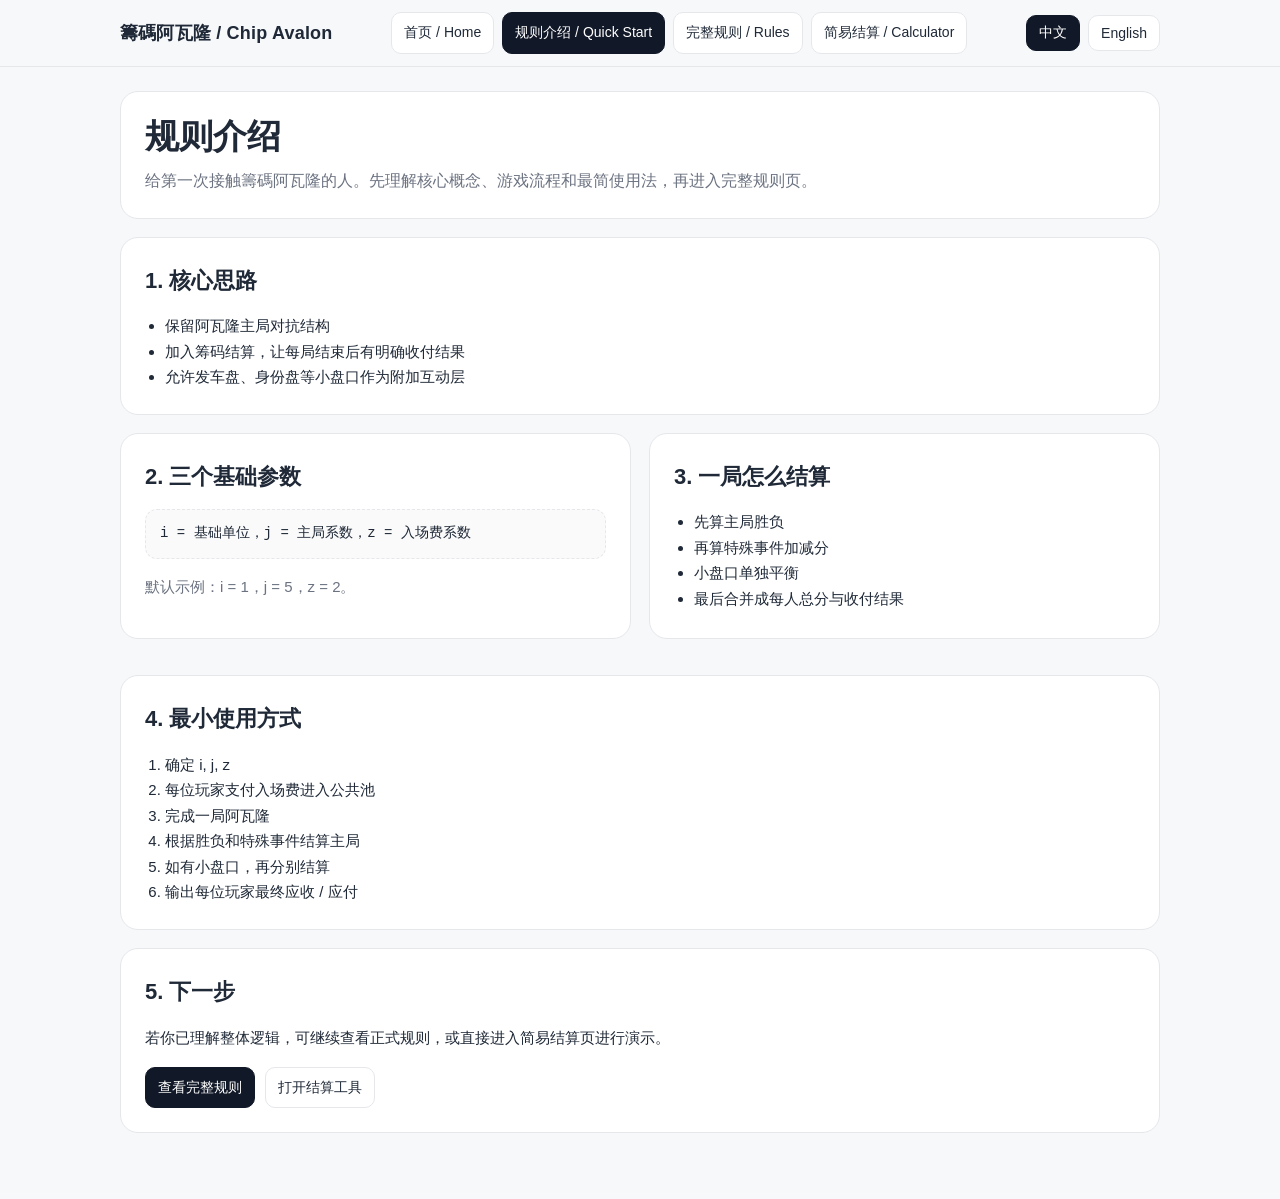
<file: quickstart.html>
<!DOCTYPE html>
<html lang="zh-CN">
<head>
  <meta charset="UTF-8" />
  <meta name="viewport" content="width=device-width, initial-scale=1.0" />
  <title>规则介绍 | 籌碼阿瓦隆</title>
  <link rel="stylesheet" href="./assets/css/main.css" />
</head>
<body>
  <header class="topbar">
    <div class="topbar-inner">
      <div class="brand">籌碼阿瓦隆 / Chip Avalon</div>
      <nav class="toolbar">
        <a class="btn-link" href="./index.html">首页 / Home</a>
        <a class="btn-link active-nav" href="./quickstart.html">规则介绍 / Quick Start</a>
        <a class="btn-link" href="./rules.html">完整规则 / Rules</a>
        <a class="btn-link" href="./calculator.html">简易结算 / Calculator</a>
      </nav>
      <div class="toolbar">
        <button id="btn-zh" class="active" type="button">中文</button>
        <button id="btn-en" type="button">English</button>
      </div>
    </div>
  </header>

  <main class="layout single">
    <section class="content">
      <section class="hero">
        <div data-lang="zh" class="show">
          <h1>规则介绍</h1>
          <p>给第一次接触籌碼阿瓦隆的人。先理解核心概念、游戏流程和最简使用法，再进入完整规则页。</p>
        </div>
        <div data-lang="en">
          <h1>Quick Start</h1>
          <p>For first-time readers of Chip Avalon: understand the core concepts, match flow, and minimum setup before opening the formal rules page.</p>
        </div>
      </section>

      <section class="card">
        <div data-lang="zh" class="show">
          <h2>1. 核心思路</h2>
          <ul>
            <li>保留阿瓦隆主局对抗结构</li>
            <li>加入筹码结算，让每局结束后有明确收付结果</li>
            <li>允许发车盘、身份盘等小盘口作为附加互动层</li>
          </ul>
        </div>
        <div data-lang="en">
          <h2>1. Core idea</h2>
          <ul>
            <li>Keeps the main team-vs-team structure of Avalon</li>
            <li>Adds chip settlement to produce clear pay/receive results after each game</li>
            <li>Allows side markets such as mission bets and identity bets for extra interaction</li>
          </ul>
        </div>
      </section>

      <section class="grid-2">
        <article class="card">
          <div data-lang="zh" class="show">
            <h2>2. 三个基础参数</h2>
            <div class="formula">i = 基础单位，j = 主局系数，z = 入场费系数</div>
            <p class="note">默认示例：i = 1，j = 5，z = 2。</p>
          </div>
          <div data-lang="en">
            <h2>2. Three base parameters</h2>
            <div class="formula">i = base unit, j = main-game multiplier, z = entry-fee multiplier</div>
            <p class="note">Default example: i = 1, j = 5, z = 2.</p>
          </div>
        </article>
        <article class="card">
          <div data-lang="zh" class="show">
            <h2>3. 一局怎么结算</h2>
            <ul>
              <li>先算主局胜负</li>
              <li>再算特殊事件加减分</li>
              <li>小盘口单独平衡</li>
              <li>最后合并成每人总分与收付结果</li>
            </ul>
          </div>
          <div data-lang="en">
            <h2>3. How one game settles</h2>
            <ul>
              <li>Calculate the main-game win/loss first</li>
              <li>Then add special-event bonuses and penalties</li>
              <li>Settle side markets separately</li>
              <li>Combine everything into each player's final total and payment result</li>
            </ul>
          </div>
        </article>
      </section>

      <section class="card">
        <div data-lang="zh" class="show">
          <h2>4. 最小使用方式</h2>
          <ol>
            <li>确定 i, j, z</li>
            <li>每位玩家支付入场费进入公共池</li>
            <li>完成一局阿瓦隆</li>
            <li>根据胜负和特殊事件结算主局</li>
            <li>如有小盘口，再分别结算</li>
            <li>输出每位玩家最终应收 / 应付</li>
          </ol>
        </div>
        <div data-lang="en">
          <h2>4. Minimum operating flow</h2>
          <ol>
            <li>Set i, j, and z</li>
            <li>Each player pays the entry fee into the shared pool</li>
            <li>Play one game of Avalon</li>
            <li>Settle the base game using win/loss and special events</li>
            <li>Settle side markets if any were opened</li>
            <li>Output each player's final receive/pay result</li>
          </ol>
        </div>
      </section>

      <section class="card">
        <div data-lang="zh" class="show">
          <h2>5. 下一步</h2>
          <p>若你已理解整体逻辑，可继续查看正式规则，或直接进入简易结算页进行演示。</p>
          <div class="cta-row">
            <a class="btn-primary" href="./rules.html">查看完整规则</a>
            <a class="btn-link" href="./calculator.html">打开结算工具</a>
          </div>
        </div>
        <div data-lang="en">
          <h2>5. Next step</h2>
          <p>If you understand the overall logic, continue to the formal rules or open the calculator for a quick demonstration.</p>
          <div class="cta-row">
            <a class="btn-primary" href="./rules.html">Open Full Rules</a>
            <a class="btn-link" href="./calculator.html">Open Calculator</a>
          </div>
        </div>
      </section>
    </section>
  </main>

  <script src="./assets/js/lang.js"></script>
</body>
</html>
</file>
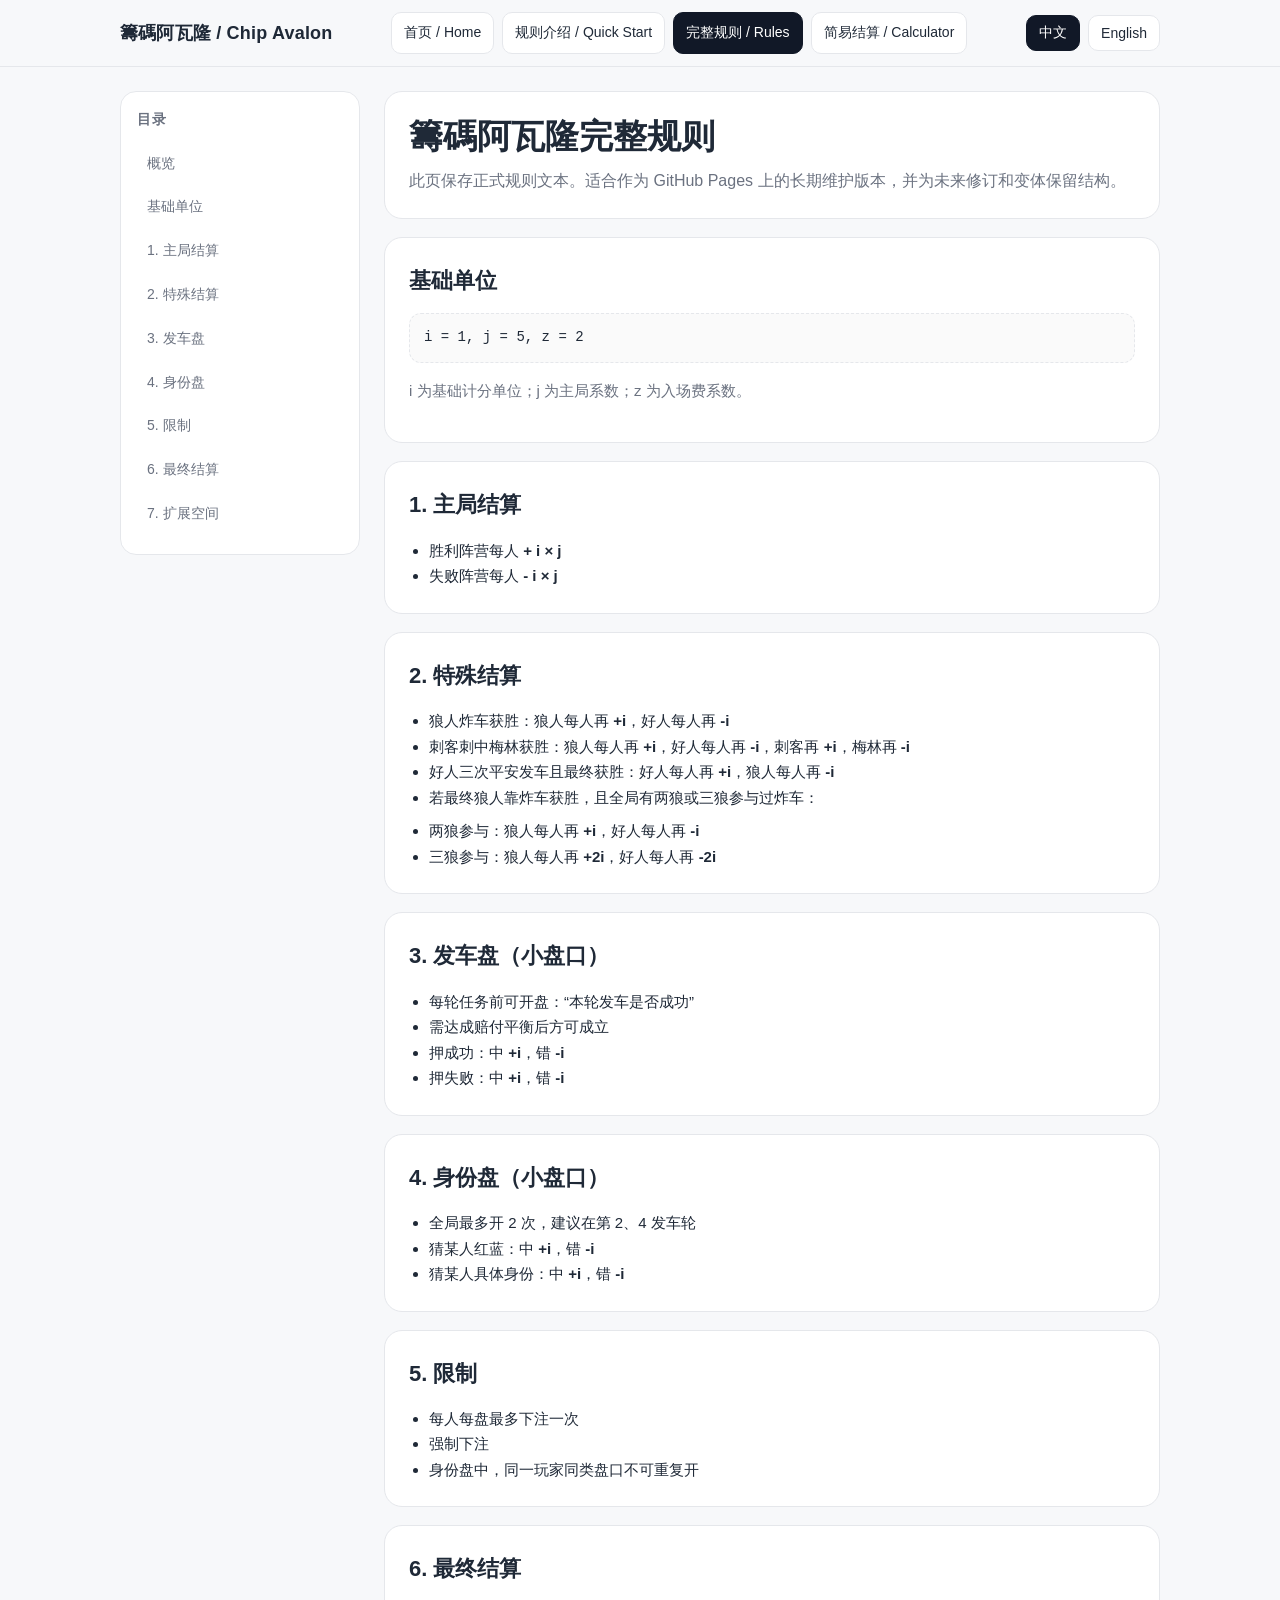
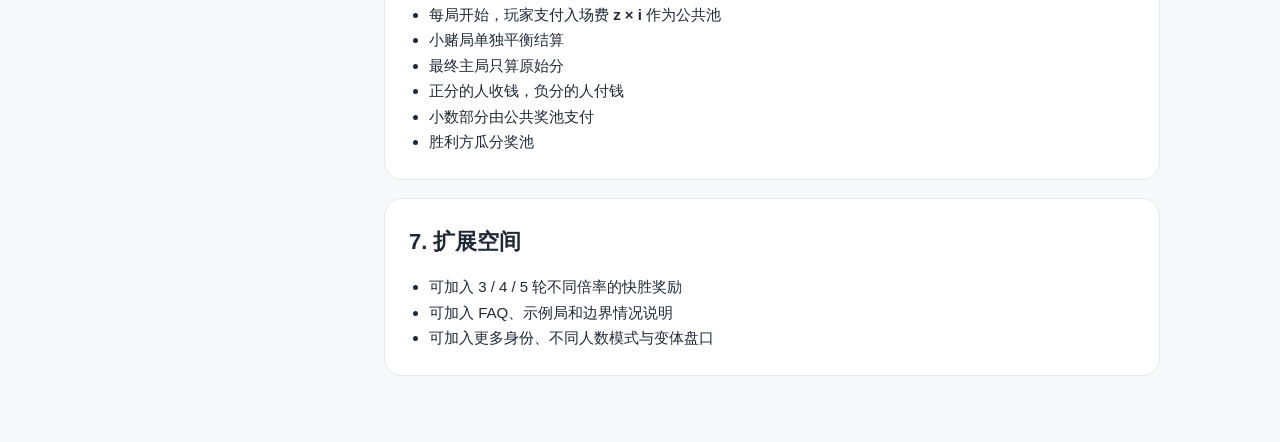
<file: rules.html>
<!DOCTYPE html>
<html lang="zh-CN">
<head>
  <meta charset="UTF-8" />
  <meta name="viewport" content="width=device-width, initial-scale=1.0" />
  <title>完整规则 | 籌碼阿瓦隆</title>
  <link rel="stylesheet" href="./assets/css/main.css" />
</head>
<body>
  <header class="topbar">
    <div class="topbar-inner">
      <div class="brand">籌碼阿瓦隆 / Chip Avalon</div>
      <nav class="toolbar">
        <a class="btn-link" href="./index.html">首页 / Home</a>
        <a class="btn-link" href="./quickstart.html">规则介绍 / Quick Start</a>
        <a class="btn-link active-nav" href="./rules.html">完整规则 / Rules</a>
        <a class="btn-link" href="./calculator.html">简易结算 / Calculator</a>
      </nav>
      <div class="toolbar">
        <button id="btn-zh" class="active" type="button">中文</button>
        <button id="btn-en" type="button">English</button>
      </div>
    </div>
  </header>

  <main class="layout">
    <aside class="sidebar">
      <div data-lang="zh" class="show">
        <h2>目录</h2>
        <nav>
          <a href="#overview">概览</a>
          <a href="#units">基础单位</a>
          <a href="#main-settlement">1. 主局结算</a>
          <a href="#special-settlement">2. 特殊结算</a>
          <a href="#mission-bet">3. 发车盘</a>
          <a href="#identity-bet">4. 身份盘</a>
          <a href="#restrictions">5. 限制</a>
          <a href="#final-settlement">6. 最终结算</a>
          <a href="#extensions">7. 扩展空间</a>
        </nav>
      </div>
      <div data-lang="en">
        <h2>Contents</h2>
        <nav>
          <a href="#overview">Overview</a>
          <a href="#units">Base Units</a>
          <a href="#main-settlement">1. Main Settlement</a>
          <a href="#special-settlement">2. Special Settlement</a>
          <a href="#mission-bet">3. Mission Bet</a>
          <a href="#identity-bet">4. Identity Bet</a>
          <a href="#restrictions">5. Restrictions</a>
          <a href="#final-settlement">6. Final Settlement</a>
          <a href="#extensions">7. Extension Space</a>
        </nav>
      </div>
    </aside>

    <section class="content">
      <section class="hero" id="overview">
        <div data-lang="zh" class="show">
          <h1>籌碼阿瓦隆完整规则</h1>
          <p>此页保存正式规则文本。适合作为 GitHub Pages 上的长期维护版本，并为未来修订和变体保留结构。</p>
        </div>
        <div data-lang="en">
          <h1>Chip Avalon Full Rules</h1>
          <p>This page stores the formal rule text for long-term maintenance on GitHub Pages, with room for revisions and variants.</p>
        </div>
      </section>

      <section class="card" id="units">
        <div data-lang="zh" class="show">
          <h2>基础单位</h2>
          <div class="formula">i = 1, j = 5, z = 2</div>
          <p class="note">i 为基础计分单位；j 为主局系数；z 为入场费系数。</p>
        </div>
        <div data-lang="en">
          <h2>Base Units</h2>
          <div class="formula">i = 1, j = 5, z = 2</div>
          <p class="note">i is the base scoring unit; j is the main-game multiplier; z is the entry-fee multiplier.</p>
        </div>
      </section>

      <section class="card" id="main-settlement">
        <div data-lang="zh" class="show">
          <h2>1. 主局结算</h2>
          <ul>
            <li>胜利阵营每人 <strong>+ i × j</strong></li>
            <li>失败阵营每人 <strong>- i × j</strong></li>
          </ul>
        </div>
        <div data-lang="en">
          <h2>1. Main Settlement</h2>
          <ul>
            <li>Each member of the winning camp receives <strong>+ i × j</strong></li>
            <li>Each member of the losing camp receives <strong>- i × j</strong></li>
          </ul>
        </div>
      </section>

      <section class="card" id="special-settlement">
        <div data-lang="zh" class="show">
          <h2>2. 特殊结算</h2>
          <ul>
            <li>狼人炸车获胜：狼人每人再 <strong>+i</strong>，好人每人再 <strong>-i</strong></li>
            <li>刺客刺中梅林获胜：狼人每人再 <strong>+i</strong>，好人每人再 <strong>-i</strong>，刺客再 <strong>+i</strong>，梅林再 <strong>-i</strong></li>
            <li>好人三次平安发车且最终获胜：好人每人再 <strong>+i</strong>，狼人每人再 <strong>-i</strong></li>
            <li>若最终狼人靠炸车获胜，且全局有两狼或三狼参与过炸车：</li>
          </ul>
          <ul>
            <li>两狼参与：狼人每人再 <strong>+i</strong>，好人每人再 <strong>-i</strong></li>
            <li>三狼参与：狼人每人再 <strong>+2i</strong>，好人每人再 <strong>-2i</strong></li>
          </ul>
        </div>
        <div data-lang="en">
          <h2>2. Special Settlement</h2>
          <ul>
            <li>Evil wins by mission sabotage: each evil player gains <strong>+i</strong>, each good player loses <strong>-i</strong></li>
            <li>Assassin correctly kills Merlin: each evil player gains <strong>+i</strong>, each good player loses <strong>-i</strong>; the Assassin gains an additional <strong>+i</strong>, Merlin loses an additional <strong>-i</strong></li>
            <li>Good achieves three clean missions and wins the game: each good player gains <strong>+i</strong>, each evil player loses <strong>-i</strong></li>
            <li>If evil wins through sabotage and two or three evil players have sabotaged missions during the game:</li>
          </ul>
          <ul>
            <li>Two evil participants: each evil player gains <strong>+i</strong>, each good player loses <strong>-i</strong></li>
            <li>Three evil participants: each evil player gains <strong>+2i</strong>, each good player loses <strong>-2i</strong></li>
          </ul>
        </div>
      </section>

      <section class="card" id="mission-bet">
        <div data-lang="zh" class="show">
          <h2>3. 发车盘（小盘口）</h2>
          <ul>
            <li>每轮任务前可开盘：“本轮发车是否成功”</li>
            <li>需达成赔付平衡后方可成立</li>
            <li>押成功：中 <strong>+i</strong>，错 <strong>-i</strong></li>
            <li>押失败：中 <strong>+i</strong>，错 <strong>-i</strong></li>
          </ul>
        </div>
        <div data-lang="en">
          <h2>3. Mission Bet (Side Bet)</h2>
          <ul>
            <li>Before each mission, a side market may be opened: “Will this mission succeed?”</li>
            <li>The market must be payout-balanced before it becomes valid</li>
            <li>Bet on success: correct <strong>+i</strong>, wrong <strong>-i</strong></li>
            <li>Bet on failure: correct <strong>+i</strong>, wrong <strong>-i</strong></li>
          </ul>
        </div>
      </section>

      <section class="card" id="identity-bet">
        <div data-lang="zh" class="show">
          <h2>4. 身份盘（小盘口）</h2>
          <ul>
            <li>全局最多开 2 次，建议在第 2、4 发车轮</li>
            <li>猜某人红蓝：中 <strong>+i</strong>，错 <strong>-i</strong></li>
            <li>猜某人具体身份：中 <strong>+i</strong>，错 <strong>-i</strong></li>
          </ul>
        </div>
        <div data-lang="en">
          <h2>4. Identity Bet (Side Bet)</h2>
          <ul>
            <li>At most 2 identity markets may be opened per game, suggested on mission rounds 2 and 4</li>
            <li>Guess a player’s camp (good/evil): correct <strong>+i</strong>, wrong <strong>-i</strong></li>
            <li>Guess a player’s exact role: correct <strong>+i</strong>, wrong <strong>-i</strong></li>
          </ul>
        </div>
      </section>

      <section class="card" id="restrictions">
        <div data-lang="zh" class="show">
          <h2>5. 限制</h2>
          <ul>
            <li>每人每盘最多下注一次</li>
            <li>强制下注</li>
            <li>身份盘中，同一玩家同类盘口不可重复开</li>
          </ul>
        </div>
        <div data-lang="en">
          <h2>5. Restrictions</h2>
          <ul>
            <li>Each player may place at most one bet in each market</li>
            <li>Betting is mandatory</li>
            <li>In identity markets, the same type of market cannot be opened repeatedly for the same player</li>
          </ul>
        </div>
      </section>

      <section class="card" id="final-settlement">
        <div data-lang="zh" class="show">
          <h2>6. 最终结算</h2>
          <ul>
            <li>每局开始，玩家支付入场费 <strong>z × i</strong> 作为公共池</li>
            <li>小赌局单独平衡结算</li>
            <li>最终主局只算原始分</li>
            <li>正分的人收钱，负分的人付钱</li>
            <li>小数部分由公共奖池支付</li>
            <li>胜利方瓜分奖池</li>
          </ul>
        </div>
        <div data-lang="en">
          <h2>6. Final Settlement</h2>
          <ul>
            <li>At the start of each game, every player pays an entry fee of <strong>z × i</strong> into the public pool</li>
            <li>Side bets are settled separately in a balanced manner</li>
            <li>The final main-game settlement uses only the original main-game score</li>
            <li>Players with positive scores receive money; players with negative scores pay money</li>
            <li>Decimal remainders are covered by the public pool</li>
            <li>The winning side shares the prize pool</li>
          </ul>
        </div>
      </section>

      <section class="card" id="extensions">
        <div data-lang="zh" class="show">
          <h2>7. 扩展空间</h2>
          <ul>
            <li>可加入 3 / 4 / 5 轮不同倍率的快胜奖励</li>
            <li>可加入 FAQ、示例局和边界情况说明</li>
            <li>可加入更多身份、不同人数模式与变体盘口</li>
          </ul>
        </div>
        <div data-lang="en">
          <h2>7. Extension Space</h2>
          <ul>
            <li>Faster-win bonuses for 3 / 4 / 5 round outcomes can be added</li>
            <li>FAQ, sample games, and edge-case notes can be added later</li>
            <li>More roles, player-count modes, and side-market variants can be supported</li>
          </ul>
        </div>
      </section>
    </section>
  </main>

  <script src="./assets/js/lang.js"></script>
</body>
</html>
</file>
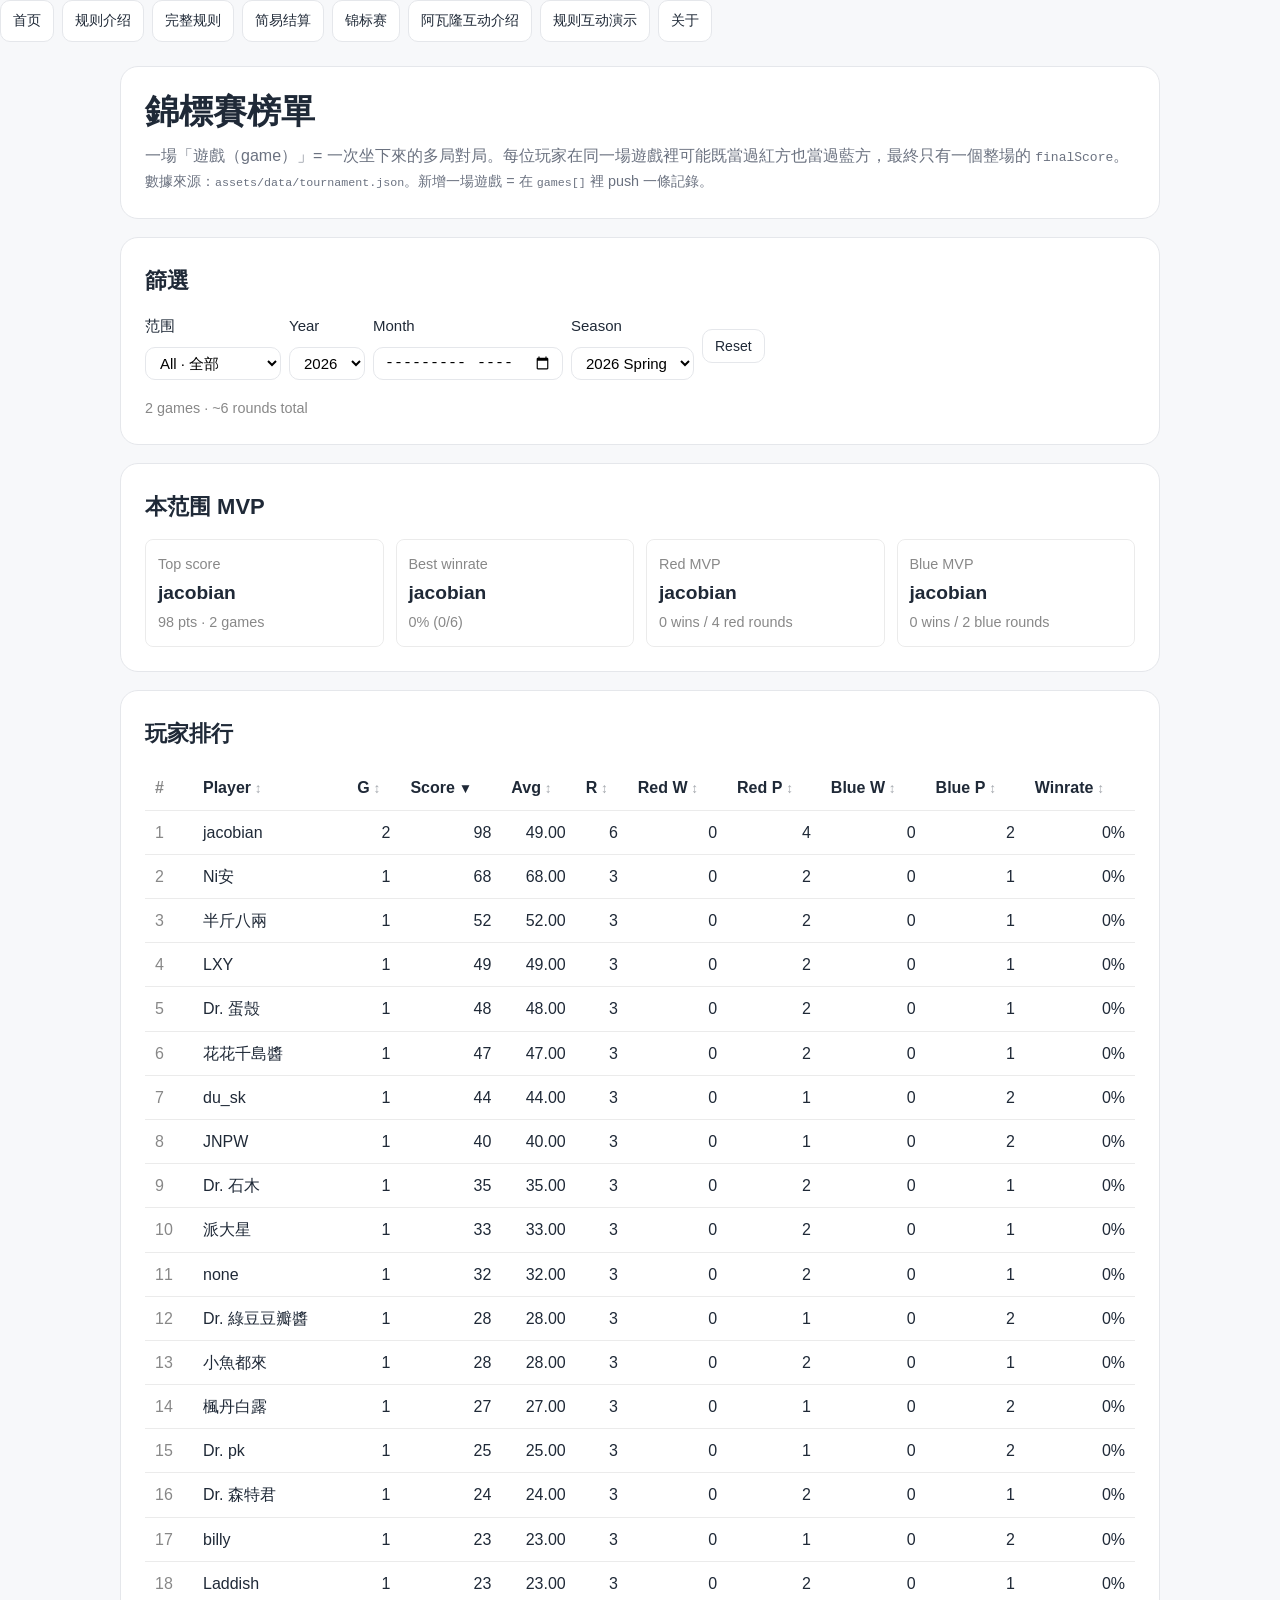
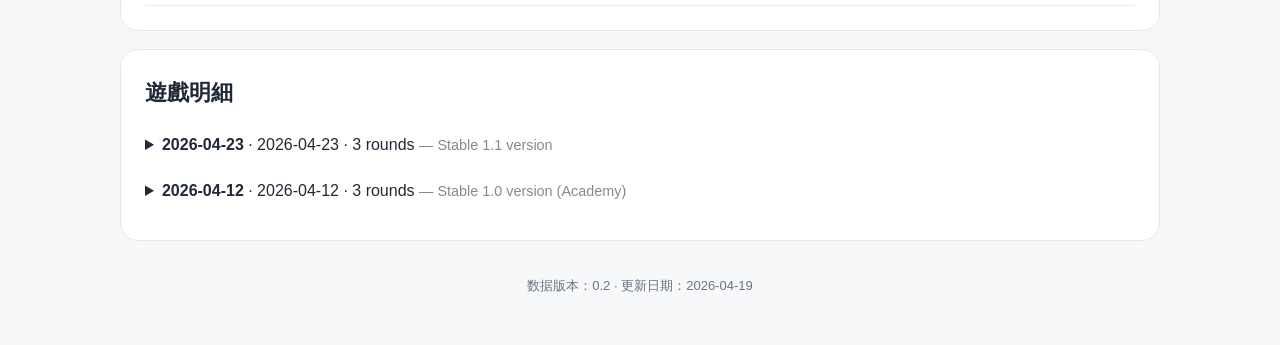
<file: tournament.html>
<!DOCTYPE html>
<html lang="zh-CN">
<head>
  <link rel="icon" type="image/svg+xml" href="./assets/avalon.svg" />
  <link rel="shortcut icon" href="./assets/avalon.svg" />
  <link rel="apple-touch-icon" href="./assets/avalon.svg" />
  <meta charset="UTF-8" />
  <meta name="viewport" content="width=device-width, initial-scale=1.0" />
  <title>錦標賽 | Tournament · 籌碼阿瓦隆</title>
  <meta name="description" content="籌碼阿瓦隆錦標賽榜單：玩家總分、紅藍勝局、月度與年度最佳玩家。" />
  <link rel="stylesheet" href="./assets/css/main.css" />
  <style>
    .t-filters { display: flex; flex-wrap: wrap; gap: 8px; margin: 12px 0 16px; align-items: center; }
    .t-filters select, .t-filters input { padding: 6px 10px; }
    .t-table { width: 100%; border-collapse: collapse; }
    .t-table th, .t-table td { padding: 8px 10px; text-align: left; border-bottom: 1px solid rgba(0,0,0,0.08); }
    .t-table th { cursor: pointer; user-select: none; white-space: nowrap; }
    .t-table th[data-sort]::after { content: " ↕"; opacity: 0.4; font-size: 0.85em; }
    .t-table th.asc::after  { content: " ▲"; opacity: 1; }
    .t-table th.desc::after { content: " ▼"; opacity: 1; }
    .t-table td.num { text-align: right; font-variant-numeric: tabular-nums; }
    .t-rank { width: 3em; color: #888; }
    .t-badge { display: inline-block; padding: 1px 8px; border-radius: 10px; font-size: 0.85em; }
    .t-badge.red  { background: #fde2e2; color: #a33; }
    .t-badge.blue { background: #e0ebff; color: #335ea8; }
    .t-muted { color: #888; font-size: 0.9em; }
    .t-empty { padding: 24px; text-align: center; color: #888; }
    .t-mvp { display: flex; gap: 12px; flex-wrap: wrap; }
    .t-mvp .mvp-box { flex: 1 1 200px; padding: 12px; border: 1px solid rgba(0,0,0,0.08); border-radius: 8px; }
    .t-mvp .mvp-name { font-size: 1.2em; font-weight: 600; }
    .t-games details { margin: 6px 0; }
    .t-games summary { cursor: pointer; padding: 6px 0; }
    .t-round-dots { display: inline-flex; gap: 2px; }
    .t-round-dots span {
      display: inline-block; width: 14px; height: 14px; border-radius: 3px;
      font-size: 10px; line-height: 14px; text-align: center; color: #fff;
    }
    .t-round-dots .r { background: #c0392b; }
    .t-round-dots .b { background: #2c6fd6; }
    .t-round-dots .lose { opacity: 0.35; }
  </style>
</head>
<body>
  <nav class="toolbar">
    <a class="btn-link" href="./index.html"><span data-lang="zh" class="show">首页</span><span data-lang="en">Home</span></a>
    <a class="btn-link" href="./quickstart.html"><span data-lang="zh" class="show">规则介绍</span><span data-lang="en">Quick Start</span></a>
    <a class="btn-link" href="./rules.html"><span data-lang="zh" class="show">完整规则</span><span data-lang="en">Rules</span></a>
    <a class="btn-link" href="./calculator.html"><span data-lang="zh" class="show">简易结算</span><span data-lang="en">Calculator</span></a>
    <a class="btn-link" href="./tournament.html"><span data-lang="zh" class="show">锦标赛</span><span data-lang="en">Tournament</span></a>
    <a class="btn-link" href="./avalon-intro.html"><span data-lang="zh" class="show">阿瓦隆互动介绍</span><span data-lang="en">Avalon Intro</span></a>
    <a class="btn-link" href="./chip-rule-intro.html"><span data-lang="zh" class="show">规则互动演示</span><span data-lang="en">Rule Demo</span></a>
    <a class="btn-link" href="./about.html"><span data-lang="zh" class="show">关于</span><span data-lang="en">About</span></a>
  </nav>

  <main class="layout single">
    <section class="content">

      <section class="hero">
        <div data-lang="zh" class="show">
          <h1>錦標賽榜單</h1>
          <p>一場「遊戲（game）」= 一次坐下來的多局對局。每位玩家在同一場遊戲裡可能既當過紅方也當過藍方，最終只有一個整場的 <code>finalScore</code>。</p>
          <p class="t-muted">數據來源：<code>assets/data/tournament.json</code>。新增一場遊戲 = 在 <code>games[]</code> 裡 push 一條記錄。</p>
        </div>
        <div data-lang="en">
          <h1>Tournament Leaderboard</h1>
          <p>One <em>game</em> is one sitting with multiple rounds. A player can play as red and as blue within the same game; only one <code>finalScore</code> is settled at the end.</p>
          <p class="t-muted">Data source: <code>assets/data/tournament.json</code>. Add a game by appending to <code>games[]</code>.</p>
        </div>
      </section>

      <!-- 篩選 -->
      <section class="card">
        <div data-lang="zh" class="show"><h2>篩選</h2></div>
        <div data-lang="en"><h2>Filter</h2></div>
        <div class="t-filters">
          <label>
            <span data-lang="zh" class="show">范围</span><span data-lang="en">Scope</span>
            <select id="f-scope">
              <option value="all">All · 全部</option>
              <option value="year">Year · 年度</option>
              <option value="month">Month · 月度</option>
              <option value="season">Season · 赛季</option>
            </select>
          </label>
          <label id="f-year-wrap" hidden>Year <select id="f-year"></select></label>
          <label id="f-month-wrap" hidden>Month <input type="month" id="f-month" /></label>
          <label id="f-season-wrap" hidden>Season <select id="f-season"></select></label>
          <button class="btn-link" id="f-reset" type="button">Reset</button>
        </div>
        <div class="t-muted" id="f-summary"></div>
      </section>

      <!-- MVP -->
      <section class="card">
        <div data-lang="zh" class="show"><h2>本范围 MVP</h2></div>
        <div data-lang="en"><h2>MVPs in scope</h2></div>
        <div class="t-mvp" id="mvp-box"></div>
      </section>

      <!-- 排行 -->
      <section class="card">
        <div data-lang="zh" class="show"><h2>玩家排行</h2></div>
        <div data-lang="en"><h2>Player standings</h2></div>
        <div style="overflow-x:auto">
          <table class="t-table" id="standings">
            <thead>
              <tr>
                <th class="t-rank">#</th>
                <th data-sort="name">Player</th>
                <th data-sort="games"     class="num" title="Games played">G</th>
                <th data-sort="score"     class="num">Score</th>
                <th data-sort="avg"       class="num" title="Score per game">Avg</th>
                <th data-sort="rounds"    class="num" title="Total rounds">R</th>
                <th data-sort="redWins"   class="num" title="Red rounds won">Red W</th>
                <th data-sort="redGames"  class="num" title="Red rounds played">Red P</th>
                <th data-sort="blueWins"  class="num" title="Blue rounds won">Blue W</th>
                <th data-sort="blueGames" class="num" title="Blue rounds played">Blue P</th>
                <th data-sort="winrate"   class="num" title="Round winrate">Winrate</th>
              </tr>
            </thead>
            <tbody></tbody>
          </table>
          <div class="t-empty" id="empty" hidden>No games in this scope.</div>
        </div>
      </section>

      <!-- 明細 -->
      <section class="card t-games">
        <div data-lang="zh" class="show"><h2>遊戲明細</h2></div>
        <div data-lang="en"><h2>Game log</h2></div>
        <div id="games-log"></div>
      </section>

      <section class="footer">
        <div data-lang="zh" class="show">数据版本：<span id="data-version">-</span> · 更新日期：<span id="data-updated">-</span></div>
        <div data-lang="en">Data version: <span id="data-version-en">-</span> · Updated: <span id="data-updated-en">-</span></div>
      </section>
    </section>
  </main>

  <script src="./assets/js/lang.js"></script>
  <script src="./assets/js/tournament.js"></script>
</body>
</html>
</file>
<file: assets/css/main.css>
:root {
  --bg: #f7f8fa;
  --panel: #ffffff;
  --text: #1f2937;
  --muted: #6b7280;
  --line: #e5e7eb;
  --accent: #111827;
  --accent-soft: #f3f4f6;
  --maxw: 1080px;
  --radius: 16px;
}

* { box-sizing: border-box; }
html { scroll-behavior: smooth; }
body {
  margin: 0;
  font-family: -apple-system, BlinkMacSystemFont, "Segoe UI", "PingFang SC", "Hiragino Sans GB", "Microsoft YaHei", sans-serif;
  background: var(--bg);
  color: var(--text);
  line-height: 1.7;
}

a { color: inherit; text-decoration: none; }

.topbar {
  position: sticky;
  top: 0;
  z-index: 20;
  backdrop-filter: blur(10px);
  background: rgba(247, 248, 250, 0.92);
  border-bottom: 1px solid var(--line);
}

.topbar-inner {
  max-width: var(--maxw);
  margin: 0 auto;
  padding: 12px 20px;
  display: flex;
  align-items: center;
  justify-content: space-between;
  gap: 12px;
  flex-wrap: wrap;
}

.brand {
  font-size: 18px;
  font-weight: 700;
  letter-spacing: 0.2px;
}

.toolbar {
  display: flex;
  gap: 8px;
  flex-wrap: wrap;
}

button, .btn-link, .btn-primary {
  border: 1px solid var(--line);
  background: var(--panel);
  color: var(--text);
  padding: 8px 12px;
  border-radius: 10px;
  cursor: pointer;
  font-size: 14px;
  transition: 0.2s ease;
}

button:hover, .btn-link:hover, .btn-primary:hover { background: var(--accent-soft); }
button.active, .active-nav, .btn-primary {
  background: var(--accent);
  color: #fff;
  border-color: var(--accent);
}

.layout {
  max-width: var(--maxw);
  margin: 0 auto;
  padding: 24px 20px 48px;
  display: grid;
  grid-template-columns: 240px 1fr;
  gap: 24px;
}

.layout.single { grid-template-columns: 1fr; }
.content { min-width: 0; }

.sidebar {
  align-self: start;
  position: sticky;
  top: 76px;
  background: var(--panel);
  border: 1px solid var(--line);
  border-radius: var(--radius);
  padding: 16px;
}

.sidebar h2 {
  margin: 0 0 12px;
  font-size: 14px;
  color: var(--muted);
  text-transform: uppercase;
  letter-spacing: 0.08em;
}

.sidebar nav a {
  display: block;
  padding: 8px 10px;
  border-radius: 10px;
  color: var(--muted);
  font-size: 14px;
  margin-bottom: 4px;
}

.sidebar nav a:hover {
  background: var(--accent-soft);
  color: var(--text);
}

.hero, .card {
  background: var(--panel);
  border: 1px solid var(--line);
  border-radius: 18px;
  padding: 24px;
  margin-bottom: 18px;
}

.hero h1 {
  margin: 0 0 10px;
  font-size: 34px;
  line-height: 1.2;
}
.hero p { margin: 0; color: var(--muted); }
.hero-home { padding: 36px 24px; }

.grid-2, .grid-3 {
  display: grid;
  gap: 18px;
  margin-bottom: 18px;
}
.grid-2 { grid-template-columns: repeat(2, minmax(0, 1fr)); }
.grid-3 { grid-template-columns: repeat(3, minmax(0, 1fr)); }

.meta, .cta-row {
  display: flex;
  flex-wrap: wrap;
  gap: 10px;
  margin-top: 16px;
}

.tag {
  display: inline-block;
  padding: 6px 10px;
  border-radius: 999px;
  background: var(--accent-soft);
  border: 1px solid var(--line);
  font-size: 13px;
  color: var(--muted);
}

.card h2 {
  margin: 0 0 14px;
  font-size: 22px;
}
.card h3 {
  margin: 18px 0 10px;
  font-size: 16px;
}
.card p, .card li, label, input, select, textarea { font-size: 15px; }
.card ul, .card ol { margin: 8px 0 0 20px; padding: 0; }
.formula {
  background: #fafafa;
  border: 1px dashed var(--line);
  border-radius: 12px;
  padding: 12px 14px;
  font-family: ui-monospace, SFMono-Regular, Menlo, Consolas, monospace;
  font-size: 14px;
  overflow-x: auto;
  white-space: pre-wrap;
}
.note { color: var(--muted); font-size: 14px; }
.footer { text-align: center; color: var(--muted); font-size: 13px; padding: 16px 0 0; }
.text-link { color: var(--text); text-decoration: underline; text-underline-offset: 2px; }

.feature-card { min-height: 180px; }

[data-lang] { display: none; }
[data-lang].show { display: block; }

.form-grid {
  display: grid;
  grid-template-columns: repeat(4, minmax(0, 1fr));
  gap: 14px;
}
.checkbox-grid { grid-template-columns: repeat(2, minmax(0, 1fr)); }
label {
  display: flex;
  flex-direction: column;
  gap: 8px;
}
input, select {
  width: 100%;
  padding: 10px 12px;
  border: 1px solid var(--line);
  border-radius: 10px;
  background: #fff;
}

.player-row {
  display: grid;
  grid-template-columns: 1.4fr 1fr 1fr 1fr 1fr;
  gap: 10px;
  margin-bottom: 10px;
}

.result-table {
  width: 100%;
  border-collapse: collapse;
}
.result-table th, .result-table td {
  border: 1px solid var(--line);
  padding: 10px 12px;
  text-align: left;
}
.result-table th { background: var(--accent-soft); }

@media (max-width: 960px) {
  .layout { grid-template-columns: 1fr; }
  .sidebar { position: static; }
  .grid-2, .grid-3, .form-grid, .checkbox-grid, .player-row { grid-template-columns: 1fr; }
}

@media (max-width: 640px) {
  .hero h1 { font-size: 26px; }
  .topbar-inner { padding: 10px 14px; }
  .layout { padding: 18px 14px 32px; }
  .hero, .card { padding: 18px; }
}
</file>
